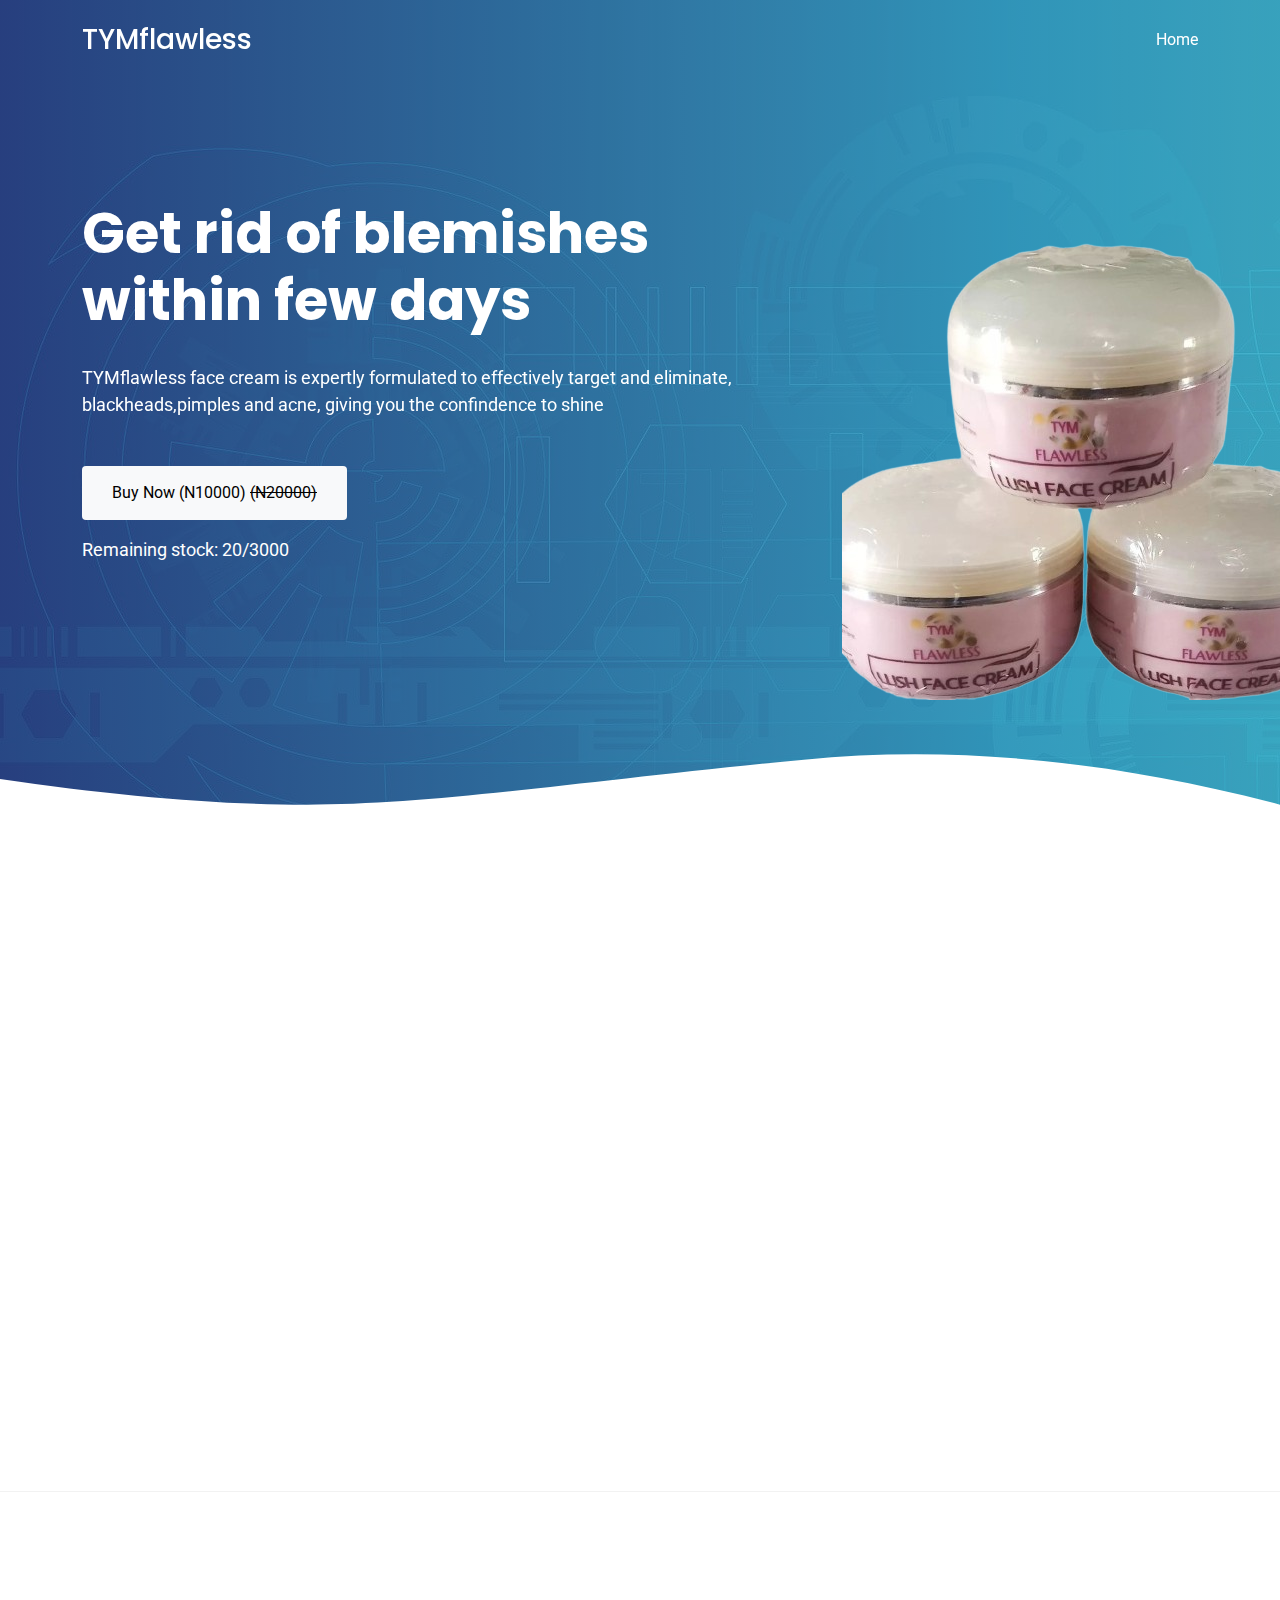
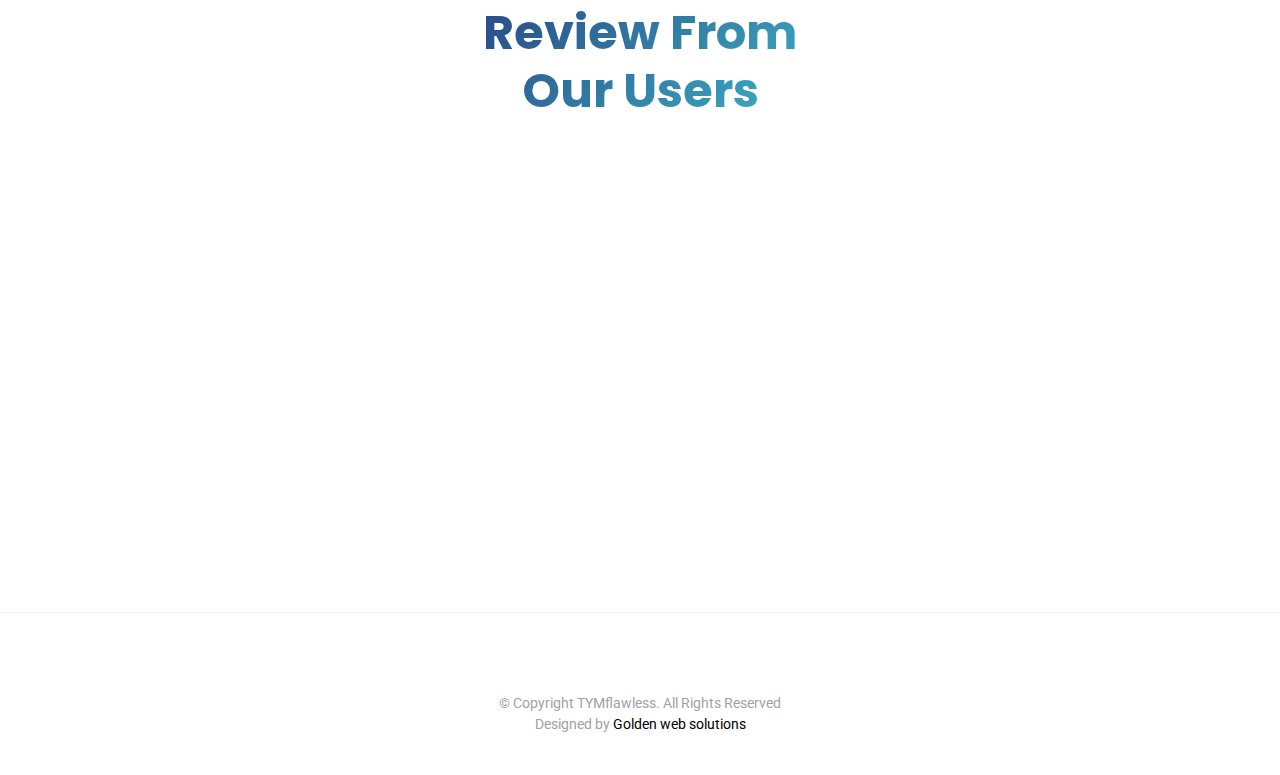
<file: index.html>
<!DOCTYPE html>
<html lang="en">

<head>
  <meta charset="utf-8">
  <meta content="width=device-width, initial-scale=1.0" name="viewport">

  <title>TYMflawless</title>
  <meta content="" name="description">
  <meta content="" name="keywords">

  <!-- Favicons -->
  <link href="assets/img/favicon.png" rel="icon">
  <link href="assets/img/apple-touch-icon.png" rel="apple-touch-icon">

  <!-- Google Fonts -->
  <link href="https://fonts.googleapis.com/css?family=Roboto:300,300i,400,400i,500,500i,600,600i,700,700i|Poppins:300,300i,400,400i,500,500i,600,600i,700,700i" rel="stylesheet">

  <!-- Vendor CSS Files -->
  <link href="assets/vendor/aos/aos.css" rel="stylesheet">
  <link href="assets/vendor/bootstrap/css/bootstrap.min.css" rel="stylesheet">
  <link href="assets/vendor/bootstrap-icons/bootstrap-icons.css" rel="stylesheet">
  <link href="assets/vendor/boxicons/css/boxicons.min.css" rel="stylesheet">
  <link href="assets/vendor/swiper/swiper-bundle.min.css" rel="stylesheet">

  <!-- Template Main CSS File -->
  <link href="assets/css/style.css" rel="stylesheet">


</head>

<body>

  <!-- ======= Header ======= -->
  <header id="header" class="fixed-top d-flex align-items-center">
    <div class="container d-flex justify-content-between align-items-center">

      <div class="logo">
        <h1><a href="index.html">TYMflawless</a></h1>
        <!-- Uncomment below if you prefer to use an image logo -->
        <!-- <a href="index.html"><img src="assets/img/logo.png" alt="" class="img-fluid"></a>-->
      </div>

      <nav id="navbar" class="navbar">
        <ul>
          <li><a class="active " href="index.html">Home</a></li>
         
         
        </ul>
        <i class="bi bi-list mobile-nav-toggle"></i>
      </nav><!-- .navbar -->

    </div>
  </header><!-- End Header -->

  <!-- ======= Hero Section ======= -->
  <section class="hero-section" id="hero">

    <div class="wave">

      <svg width="100%" height="355px" viewBox="0 0 1920 355" version="1.1" xmlns="http://www.w3.org/2000/svg" xmlns:xlink="http://www.w3.org/1999/xlink">
        <g id="Page-1" stroke="none" stroke-width="1" fill="none" fill-rule="evenodd">
          <g id="Apple-TV" transform="translate(0.000000, -402.000000)" fill="#FFFFFF">
            <path d="M0,439.134243 C175.04074,464.89273 327.944386,477.771974 458.710937,477.771974 C654.860765,477.771974 870.645295,442.632362 1205.9828,410.192501 C1429.54114,388.565926 1667.54687,411.092417 1920,477.771974 L1920,757 L1017.15166,757 L0,757 L0,439.134243 Z" id="Path"></path>
          </g>
        </g>
      </svg>

    </div>

    <div class="container">
      <div class="row align-items-center">
        <div class="col-12 hero-text-image">
          <div class="row">
            <div class="col-lg-8 text-center text-lg-start">
              <h1 data-aos="fade-right">Get rid of blemishes within few days  </h1>
              <p class="mb-5" data-aos="fade-right" data-aos-delay="100">TYMflawless face cream is expertly formulated to effectively target and eliminate, blackheads,pimples and acne, giving you the confindence to shine</p>
            
              <p data-aos="fade-right" data-aos-delay="200" data-aos-offset="-500"><a href="https://wa.me/1234567890?text=I%27m%20interested%20in%20purchasing%20the%20face%20cream" class="btn btn-light">Buy Now (N10000) <strike>(N20000)</strike></a> </p>
              <p>Remaining stock: 20/3000</p>
            </div>
            <div class="col-lg-4">
              <img src="assets/img/main.png" alt="Image" class="phone-2" data-aos="fade-right" data-aos-delay="200">
            </div>
          </div>
        </div>
      </div>
    </div>

  </section><!-- End Hero -->

  <main id="main">

    <!-- ======= Home Section ======= -->
    <section class="section">
      <div class="container">

        <div class="row justify-content-center text-center mb-5">
          <div class="col-md-5" data-aos="fade-up">
            <h2 class="section-heading">Product Highlights</h2>
          </div>
        </div>

        <div class="row">
          <div class="col-md-12" data-aos="fade-up" data-aos-delay="">
             <ul class="list">
              <li><i class="bi bi-check"></i>Quick results: Clears acne  and pimples wihin days </li>
               <li><i class="bi bi-check"></i>Organic Formula: Made with natural ingredients for effective solution </li>
               <li><i class="bi bi-check"></i>Suitable for all skin types: Gentle and effective for everyone </li>
               <li><i class="bi bi-check"></i>Hydrating Ingredients: Nourishes the skin while treating blemishes </li>
             </ul>
            <!-- <div class="feature-1 text-center">
              <div class="wrap-icon icon-1">
                <i class="bi bi-people"></i>
              </div>
              <h3 class="mb-3">Explore Your Team</h3>
              <p>Lorem ipsum dolor sit amet, consectetur adipisicing elit. Rem, optio.</p>
            </div> -->
          </div>
         
        </div>

      </div>
    </section>

  





    <!-- ======= Testimonials Section ======= -->
    <section class="section border-top border-bottom">
      <div class="container">
        <div class="row justify-content-center text-center mb-5">
          <div class="col-md-4">
            <h2 class="section-heading">Review From Our Users</h2>
          </div>
        </div>
        <div class="row justify-content-center text-center">
          <div class="col-md-7">

            <div class="testimonials-slider swiper" data-aos="fade-up" data-aos-delay="100">
              <div class="swiper-wrapper">

                <div class="swiper-slide">
                  <div class="review text-center">
                    <p class="stars">
                      <span class="bi bi-star-fill"></span>
                      <span class="bi bi-star-fill"></span>
                      <span class="bi bi-star-fill"></span>
                      <span class="bi bi-star-fill"></span>
                      <span class="bi bi-star-fill muted"></span>
                    </p>
                    <h3> my skin has transformed remarkably</h3>
                    <blockquote>
                      <p>Since I started using this face cream, my skin has transformed remarkably !  </p>
                    </blockquote>

                    <p class="review-user">
                      <img src="assets/img/zainab.jfif" alt="Image" class="img-fluid rounded-circle mb-3" style="border-radius: 50%;">
                      <span class="d-block">
                        <span class="text-black">Zainab Danbaba</span> &mdash; 
                      </span>
                    </p>

                  </div>
                </div><!-- End testimonial item -->

                <div class="swiper-slide">
                  <div class="review text-center">
                    <p class="stars">
                      <span class="bi bi-star-fill"></span>
                      <span class="bi bi-star-fill"></span>
                      <span class="bi bi-star-fill"></span>
                      <span class="bi bi-star-fill"></span>
                      <span class="bi bi-star-fill muted"></span>
                    </p>
                    <h3> Best product I've ever bought</h3>
                    <blockquote>
                      <p>I love it !! I love it !! Best product I've ever bought </p>
                    </blockquote>

                    <p class="review-user">
                      <img src="assets/img/sandra-idoko.jfif" alt="Image" class="img-fluid rounded-circle mb-3">
                      <span class="d-block">
                        <span class="text-black">Chinenye Maduabuchi</span>, &mdash; 
                      </span>
                    </p>

                  </div>
                </div><!-- End testimonial item -->

                <div class="swiper-slide">
                  <div class="review text-center">
                    <p class="stars">
                      <span class="bi bi-star-fill"></span>
                      <span class="bi bi-star-fill"></span>
                      <span class="bi bi-star-fill"></span>
                      <span class="bi bi-star-fill"></span>
                      <span class="bi bi-star-fill muted"></span>
                    </p>
                    <h3>The product is Amazing</h3>
                    <blockquote>
                      <p>The product is Amazing. !!  My skin is now glowing </p>
                    </blockquote>

                    <p class="review-user">
                      <img src="assets/img/chinyenye.jfif" alt="Image" class="img-fluid rounded-circle mb-3">
                      <span class="d-block">
                        <span class="text-black">Eniola Owolabi</span>, &mdash; 
                      </span>
                    </p>

                  </div>
                </div><!-- End testimonial item -->

              </div>
              <div class="swiper-pagination"></div>
            </div>
          </div>
        </div>
      </div>
    </section><!-- End Testimonials Section -->

    <!-- ======= CTA Section ======= -->
 <!-- End CTA Section -->

  </main><!-- End #main -->

  <!-- ======= Footer ======= -->
  <footer class="footer" role="contentinfo">
    <div class="container">
      <div class="row">
        <!-- <div class="col-md-4 mb-4 mb-md-0 text-center">
          <h3>About SoftLand</h3>
          <p>Lorem ipsum dolor sit amet, consectetur adipisicing elit. Eius ea delectus pariatur, numquam aperiam
            dolore nam optio dolorem facilis itaque voluptatum recusandae deleniti minus animi.</p>
          <p class="social">
            <a href="#"><span class="bi bi-twitter"></span></a>
            <a href="#"><span class="bi bi-facebook"></span></a>
            <a href="#"><span class="bi bi-instagram"></span></a>
            <a href="#"><span class="bi bi-linkedin"></span></a>
          </p>
        </div> -->
          </div>
        </div>
      </div>

      <div class="row justify-content-center text-center">
        <div class="col-md-7">
          <p class="copyright">&copy; Copyright TYMflawless. All Rights Reserved</p>
          <div class="credits">
          
            Designed by <a href="https://bootstrapmade.com/">Golden web solutions</a>
          </div>
        </div>
      </div>

    </div>
  </footer>

  <a href="#" class="back-to-top d-flex align-items-center justify-content-center"><i class="bi bi-arrow-up-short"></i></a>

  <!-- Vendor JS Files -->
  <script src="assets/vendor/aos/aos.js"></script>
  <script src="assets/vendor/bootstrap/js/bootstrap.bundle.min.js"></script>
  <script src="assets/vendor/swiper/swiper-bundle.min.js"></script>
  <script src="assets/vendor/php-email-form/validate.js"></script>

  <!-- Template Main JS File -->
  <script src="assets/js/main.js"></script>

</body>

</html>
</file>
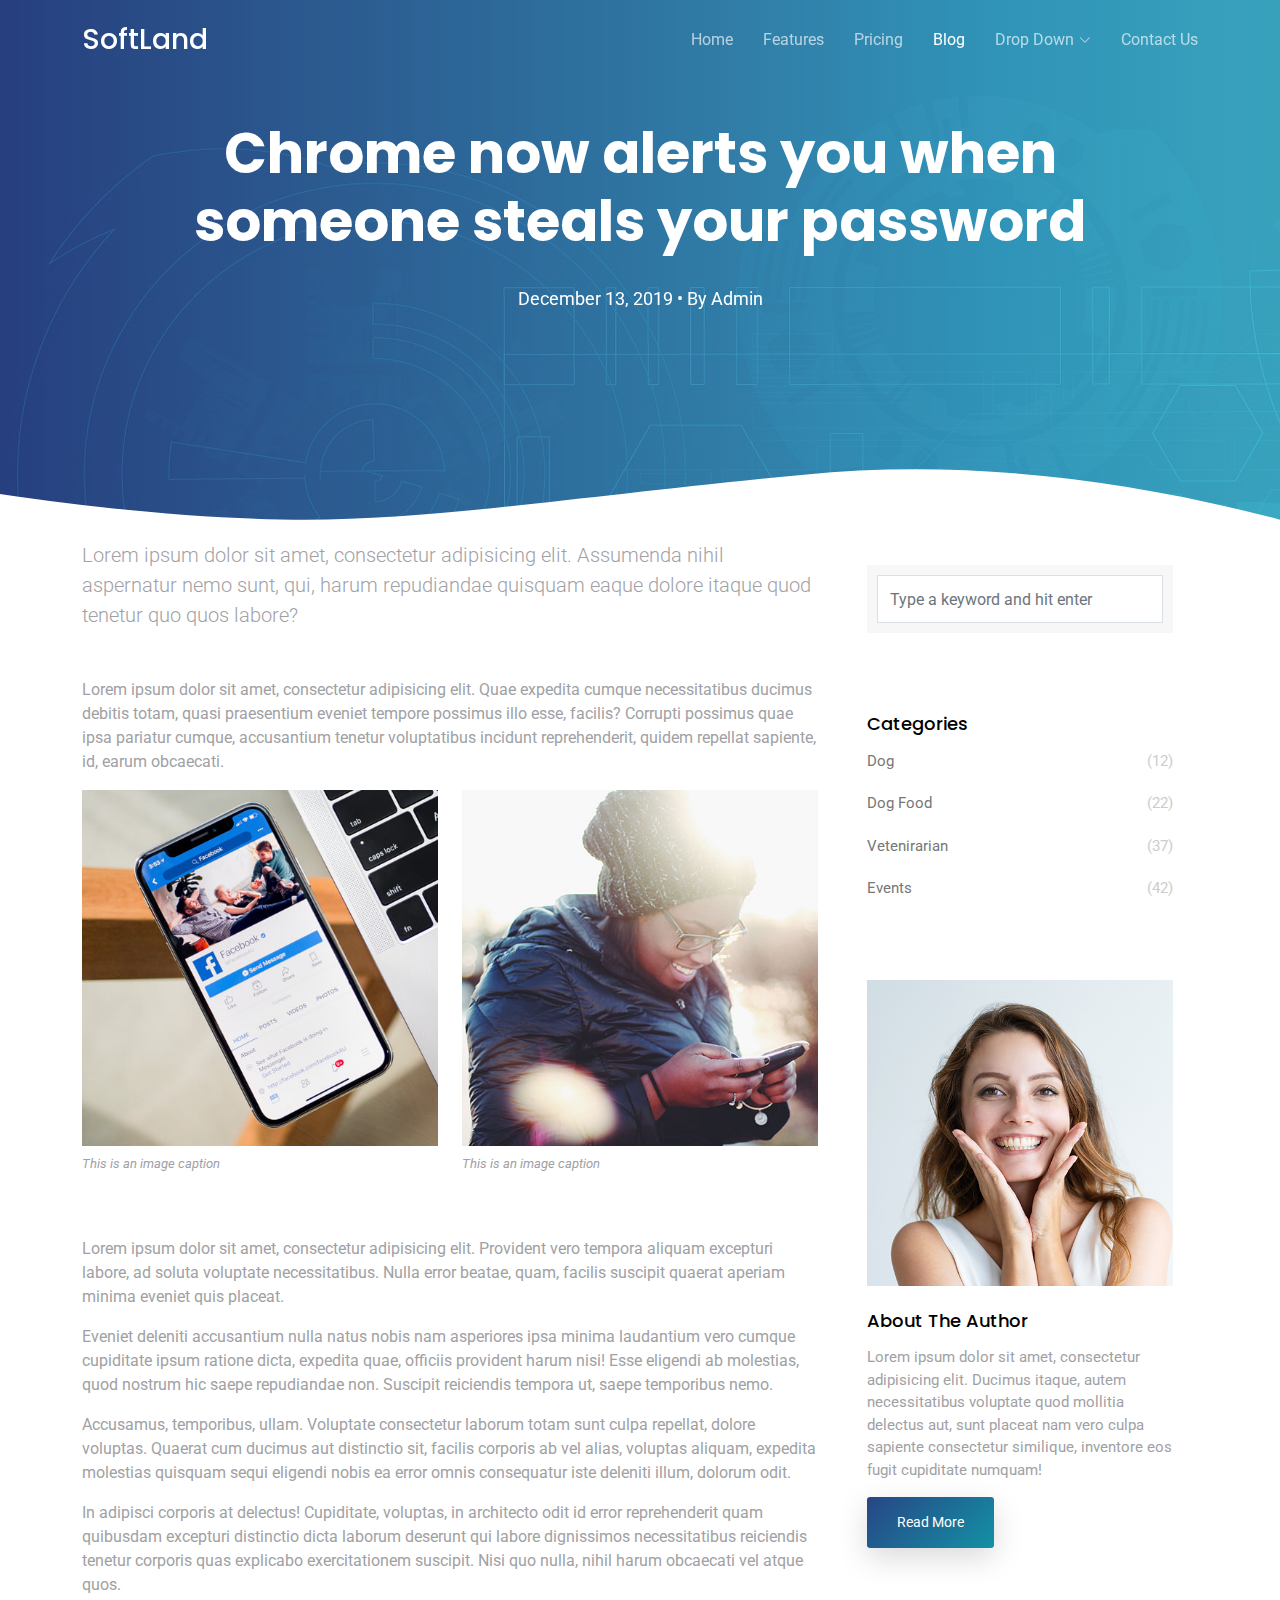
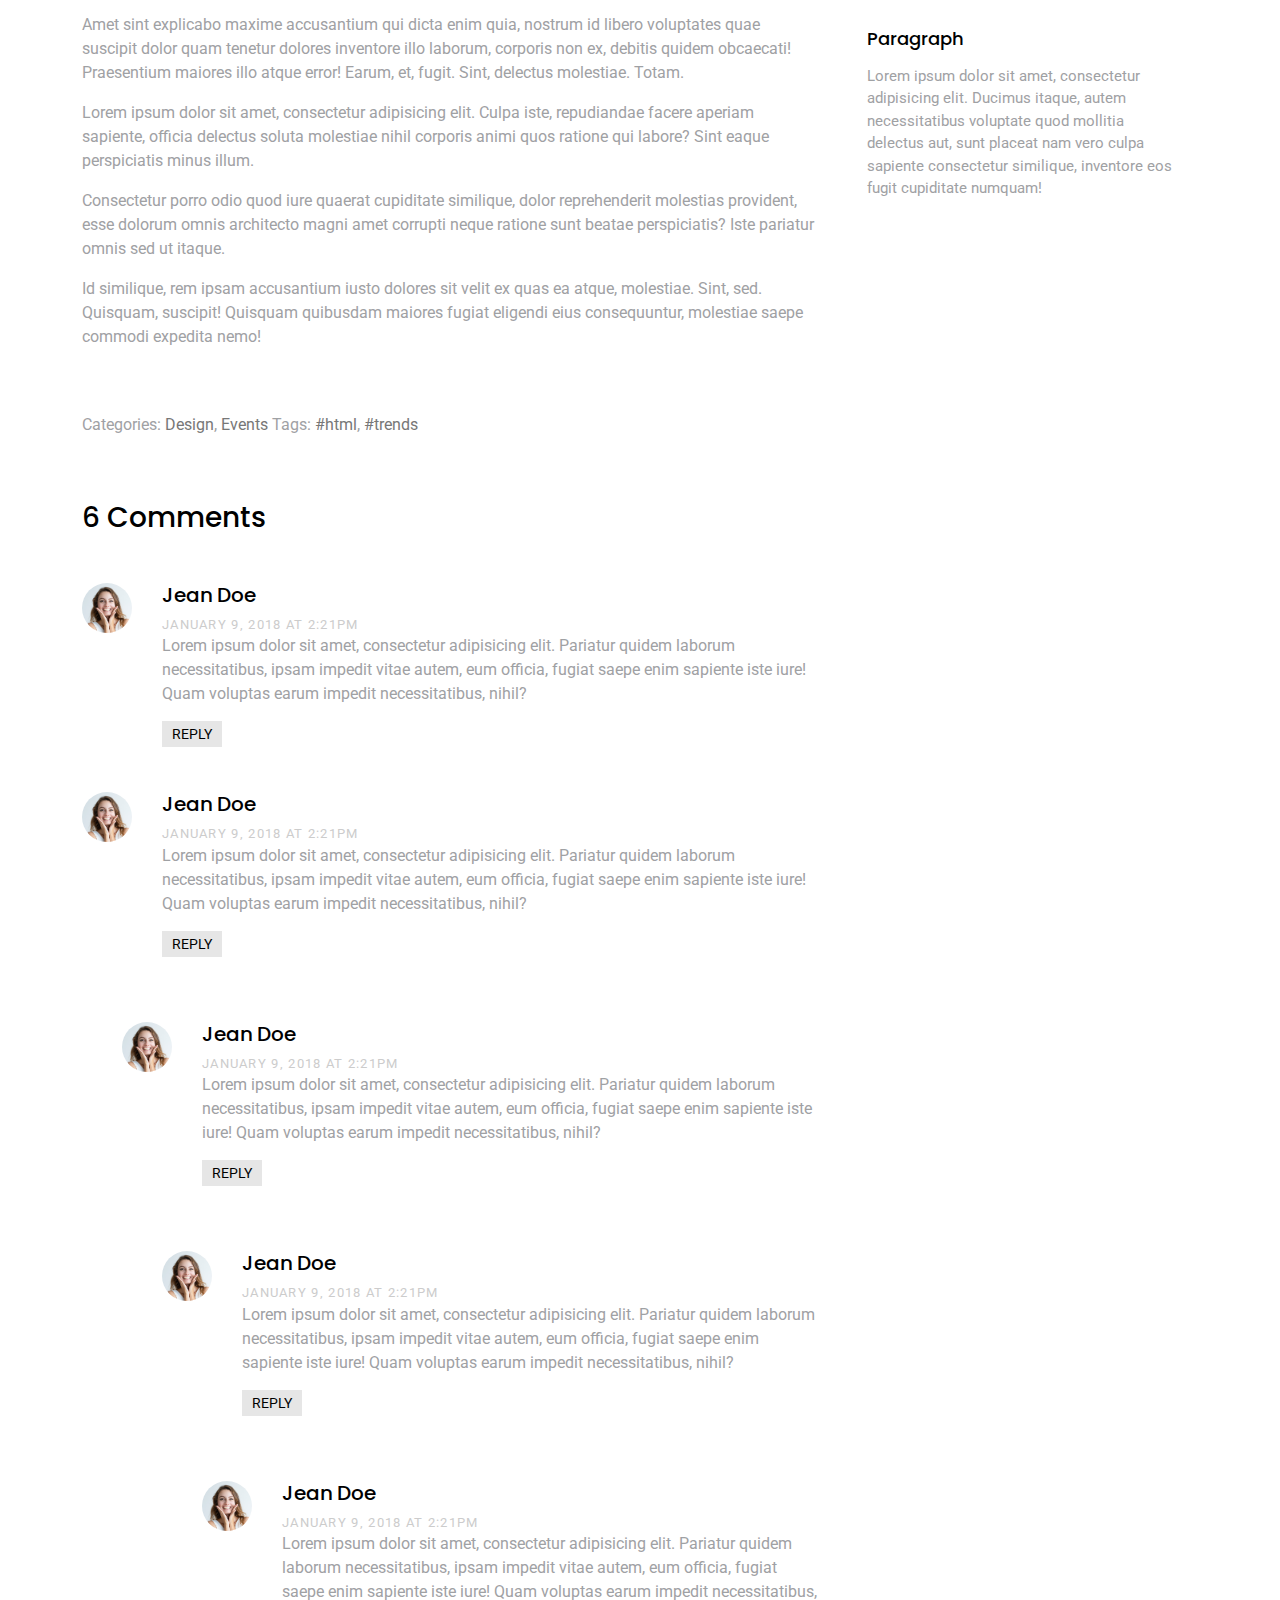
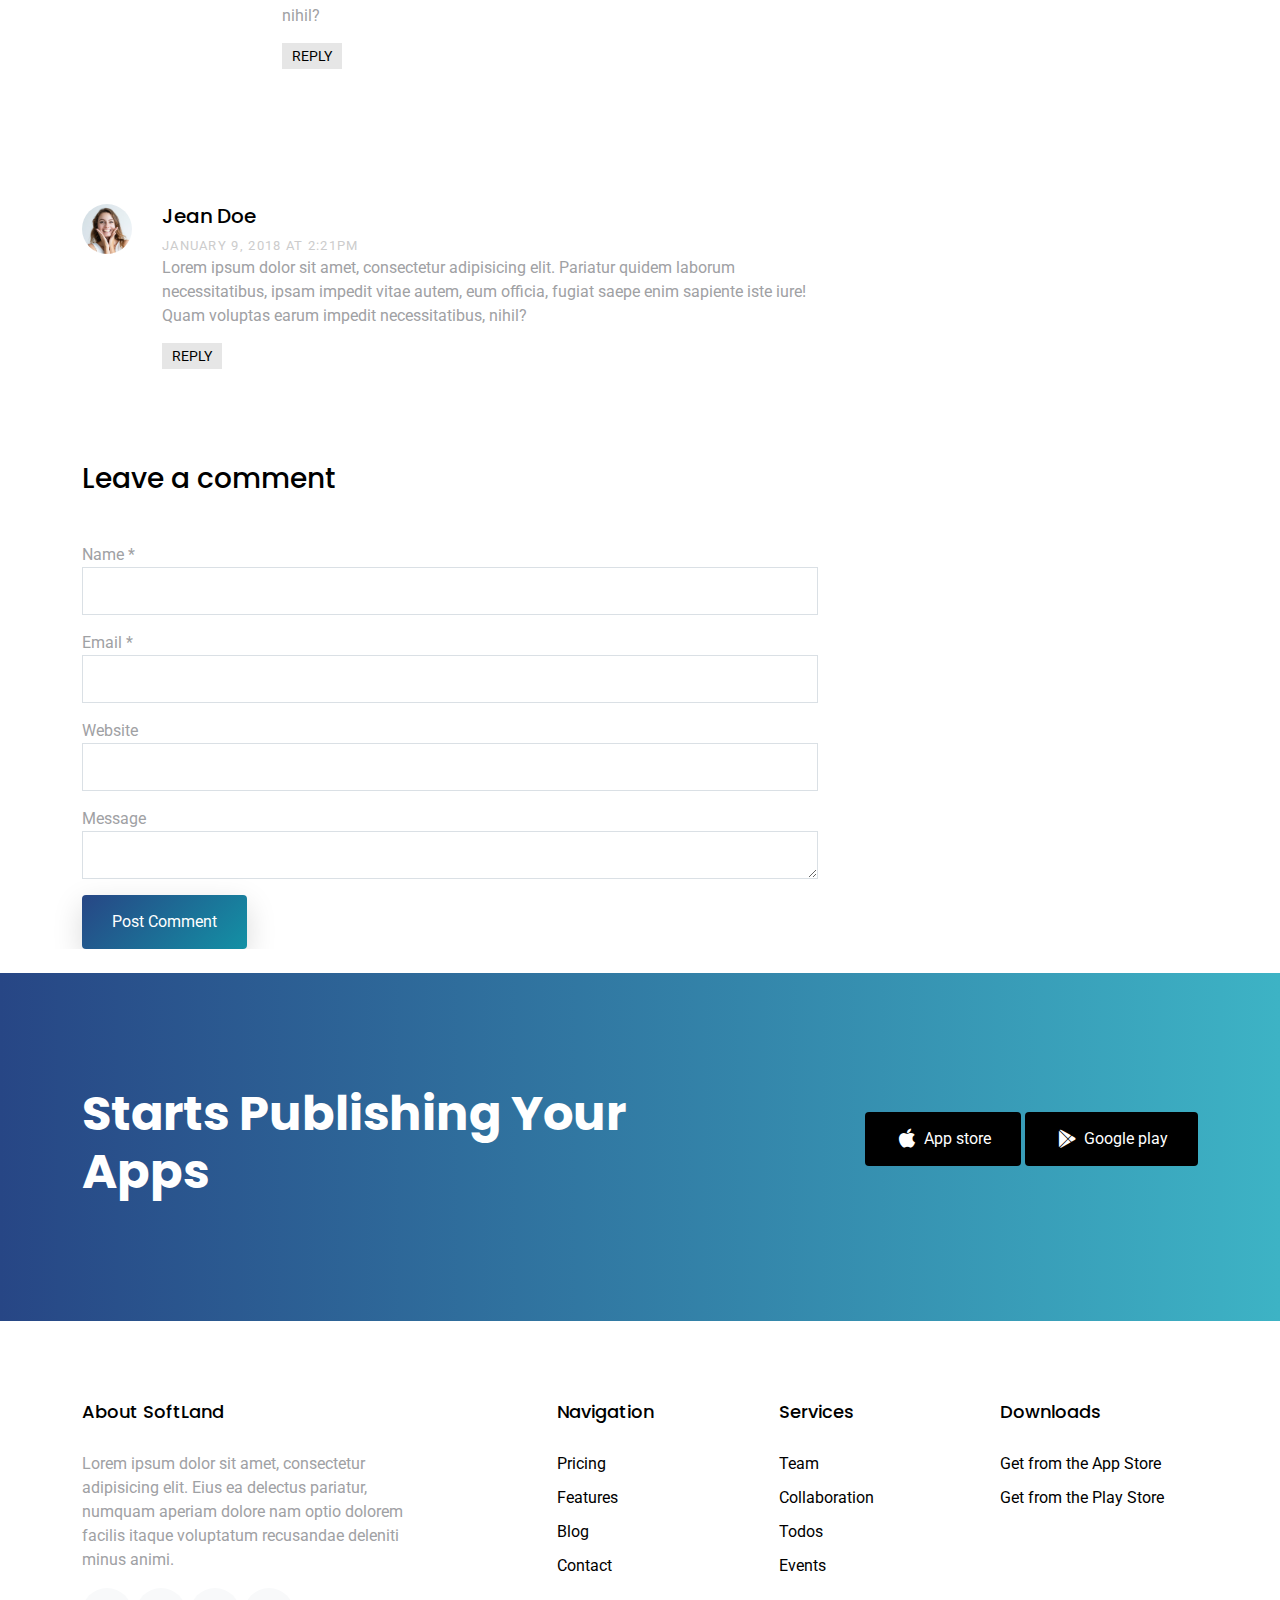
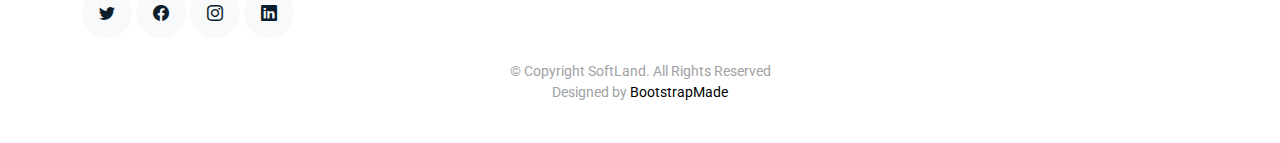
<file: blog-single.html>
<!DOCTYPE html>
<html lang="en">

<head>
  <meta charset="utf-8">
  <meta content="width=device-width, initial-scale=1.0" name="viewport">

  <title>Blog Single - SoftLand Bootstrap Template</title>
  <meta content="" name="description">
  <meta content="" name="keywords">

  <!-- Favicons -->
  <link href="assets/img/favicon.png" rel="icon">
  <link href="assets/img/apple-touch-icon.png" rel="apple-touch-icon">

  <!-- Google Fonts -->
  <link href="https://fonts.googleapis.com/css?family=Roboto:300,300i,400,400i,500,500i,600,600i,700,700i|Poppins:300,300i,400,400i,500,500i,600,600i,700,700i" rel="stylesheet">

  <!-- Vendor CSS Files -->
  <link href="assets/vendor/aos/aos.css" rel="stylesheet">
  <link href="assets/vendor/bootstrap/css/bootstrap.min.css" rel="stylesheet">
  <link href="assets/vendor/bootstrap-icons/bootstrap-icons.css" rel="stylesheet">
  <link href="assets/vendor/boxicons/css/boxicons.min.css" rel="stylesheet">
  <link href="assets/vendor/swiper/swiper-bundle.min.css" rel="stylesheet">

  <!-- Template Main CSS File -->
  <link href="assets/css/style.css" rel="stylesheet">

  <!-- =======================================================
  * Template Name: SoftLand - v4.7.0
  * Template URL: https://bootstrapmade.com/softland-bootstrap-app-landing-page-template/
  * Author: BootstrapMade.com
  * License: https://bootstrapmade.com/license/
  ======================================================== -->
</head>

<body>

  <!-- ======= Header ======= -->
  <header id="header" class="fixed-top d-flex align-items-center">
    <div class="container d-flex justify-content-between align-items-center">

      <div class="logo">
        <h1><a href="index.html">SoftLand</a></h1>
        <!-- Uncomment below if you prefer to use an image logo -->
        <!-- <a href="index.html"><img src="assets/img/logo.png" alt="" class="img-fluid"></a>-->
      </div>

      <nav id="navbar" class="navbar">
        <ul>
          <li><a class="" href="index.html">Home</a></li>
          <li><a href="features.html">Features</a></li>
          <li><a href="pricing.html">Pricing</a></li>
          <li><a class="active" href="blog.html">Blog</a></li>
          <li class="dropdown"><a href="#"><span>Drop Down</span> <i class="bi bi-chevron-down"></i></a>
            <ul>
              <li><a href="#">Drop Down 1</a></li>
              <li class="dropdown"><a href="#"><span>Deep Drop Down</span> <i class="bi bi-chevron-right"></i></a>
                <ul>
                  <li><a href="#">Deep Drop Down 1</a></li>
                  <li><a href="#">Deep Drop Down 2</a></li>
                  <li><a href="#">Deep Drop Down 3</a></li>
                  <li><a href="#">Deep Drop Down 4</a></li>
                  <li><a href="#">Deep Drop Down 5</a></li>
                </ul>
              </li>
              <li><a href="#">Drop Down 2</a></li>
              <li><a href="#">Drop Down 3</a></li>
              <li><a href="#">Drop Down 4</a></li>
            </ul>
          </li>
          <li><a href="contact.html">Contact Us</a></li>
        </ul>
        <i class="bi bi-list mobile-nav-toggle"></i>
      </nav><!-- .navbar -->

    </div>
  </header><!-- End Header -->

  <main id="main">

    <!-- ======= Single Blog Section ======= -->
    <section class="hero-section inner-page">
      <div class="wave">

        <svg width="1920px" height="265px" viewBox="0 0 1920 265" version="1.1" xmlns="http://www.w3.org/2000/svg" xmlns:xlink="http://www.w3.org/1999/xlink">
          <g id="Page-1" stroke="none" stroke-width="1" fill="none" fill-rule="evenodd">
            <g id="Apple-TV" transform="translate(0.000000, -402.000000)" fill="#FFFFFF">
              <path d="M0,439.134243 C175.04074,464.89273 327.944386,477.771974 458.710937,477.771974 C654.860765,477.771974 870.645295,442.632362 1205.9828,410.192501 C1429.54114,388.565926 1667.54687,411.092417 1920,477.771974 L1920,667 L1017.15166,667 L0,667 L0,439.134243 Z" id="Path"></path>
            </g>
          </g>
        </svg>

      </div>

      <div class="container">
        <div class="row align-items-center">
          <div class="col-12">
            <div class="row justify-content-center">
              <div class="col-md-10 text-center hero-text">
                <h1 data-aos="fade-up" data-aos-delay="">Chrome now alerts you when someone steals your password</h1>
                <p class="mb-5" data-aos="fade-up" data-aos-delay="100">December 13, 2019 &bullet; By <a href="#" class="text-white">Admin</a></p>
              </div>
            </div>
          </div>
        </div>
      </div>

    </section>

    <section class="site-section mb-4">
      <div class="container">
        <div class="row">
          <div class="col-md-8 blog-content">

            <p class="lead mb-5">Lorem ipsum dolor sit amet, consectetur adipisicing elit. Assumenda nihil aspernatur nemo sunt, qui, harum repudiandae quisquam eaque dolore itaque quod tenetur quo quos labore?</p>
            <p>Lorem ipsum dolor sit amet, consectetur adipisicing elit. Quae expedita cumque necessitatibus ducimus debitis totam, quasi praesentium eveniet tempore possimus illo esse, facilis? Corrupti possimus quae ipsa pariatur cumque, accusantium tenetur voluptatibus incidunt reprehenderit, quidem repellat sapiente, id, earum obcaecati.</p>

            <div class="row mb-5">
              <div class="col-md-6">
                <figure><img src="assets/img/img_1.jpg" alt="Free Website Template by Free-Template.co" class="img-fluid">
                  <figcaption>This is an image caption</figcaption>
                </figure>
              </div>
              <div class="col-md-6">
                <figure><img src="assets/img/img_2.jpg" alt="Free Website Template by Free-Template.co" class="img-fluid">
                  <figcaption>This is an image caption</figcaption>
                </figure>
              </div>
            </div>

            <blockquote>
              <p>Lorem ipsum dolor sit amet, consectetur adipisicing elit. Provident vero tempora aliquam excepturi labore, ad soluta voluptate necessitatibus. Nulla error beatae, quam, facilis suscipit quaerat aperiam minima eveniet quis placeat.</p>
            </blockquote>

            <p>Eveniet deleniti accusantium nulla natus nobis nam asperiores ipsa minima laudantium vero cumque cupiditate ipsum ratione dicta, expedita quae, officiis provident harum nisi! Esse eligendi ab molestias, quod nostrum hic saepe repudiandae non. Suscipit reiciendis tempora ut, saepe temporibus nemo.</p>
            <p>Accusamus, temporibus, ullam. Voluptate consectetur laborum totam sunt culpa repellat, dolore voluptas. Quaerat cum ducimus aut distinctio sit, facilis corporis ab vel alias, voluptas aliquam, expedita molestias quisquam sequi eligendi nobis ea error omnis consequatur iste deleniti illum, dolorum odit.</p>
            <p>In adipisci corporis at delectus! Cupiditate, voluptas, in architecto odit id error reprehenderit quam quibusdam excepturi distinctio dicta laborum deserunt qui labore dignissimos necessitatibus reiciendis tenetur corporis quas explicabo exercitationem suscipit. Nisi quo nulla, nihil harum obcaecati vel atque quos.</p>
            <p>Amet sint explicabo maxime accusantium qui dicta enim quia, nostrum id libero voluptates quae suscipit dolor quam tenetur dolores inventore illo laborum, corporis non ex, debitis quidem obcaecati! Praesentium maiores illo atque error! Earum, et, fugit. Sint, delectus molestiae. Totam.</p>

            <p>Lorem ipsum dolor sit amet, consectetur adipisicing elit. Culpa iste, repudiandae facere aperiam sapiente, officia delectus soluta molestiae nihil corporis animi quos ratione qui labore? Sint eaque perspiciatis minus illum.</p>
            <p>Consectetur porro odio quod iure quaerat cupiditate similique, dolor reprehenderit molestias provident, esse dolorum omnis architecto magni amet corrupti neque ratione sunt beatae perspiciatis? Iste pariatur omnis sed ut itaque.</p>
            <p>Id similique, rem ipsam accusantium iusto dolores sit velit ex quas ea atque, molestiae. Sint, sed. Quisquam, suscipit! Quisquam quibusdam maiores fugiat eligendi eius consequuntur, molestiae saepe commodi expedita nemo!</p>
            <div class="pt-5">
              <p>Categories: <a href="#">Design</a>, <a href="#">Events</a> Tags: <a href="#">#html</a>, <a href="#">#trends</a></p>
            </div>

            <div class="pt-5">
              <h3 class="mb-5">6 Comments</h3>
              <ul class="comment-list">
                <li class="comment">
                  <div class="vcard bio">
                    <img src="assets/img/person_1.jpg" alt="Free Website Template by Free-Template.co">
                  </div>
                  <div class="comment-body">
                    <h3>Jean Doe</h3>
                    <div class="meta">January 9, 2018 at 2:21pm</div>
                    <p>Lorem ipsum dolor sit amet, consectetur adipisicing elit. Pariatur quidem laborum necessitatibus, ipsam impedit vitae autem, eum officia, fugiat saepe enim sapiente iste iure! Quam voluptas earum impedit necessitatibus, nihil?</p>
                    <p><a href="#" class="reply">Reply</a></p>
                  </div>
                </li>

                <li class="comment">
                  <div class="vcard bio">
                    <img src="assets/img/person_1.jpg" alt="Image placeholder">
                  </div>
                  <div class="comment-body">
                    <h3>Jean Doe</h3>
                    <div class="meta">January 9, 2018 at 2:21pm</div>
                    <p>Lorem ipsum dolor sit amet, consectetur adipisicing elit. Pariatur quidem laborum necessitatibus, ipsam impedit vitae autem, eum officia, fugiat saepe enim sapiente iste iure! Quam voluptas earum impedit necessitatibus, nihil?</p>
                    <p><a href="#" class="reply">Reply</a></p>
                  </div>

                  <ul class="children">
                    <li class="comment">
                      <div class="vcard bio">
                        <img src="assets/img/person_1.jpg" alt="Image placeholder">
                      </div>
                      <div class="comment-body">
                        <h3>Jean Doe</h3>
                        <div class="meta">January 9, 2018 at 2:21pm</div>
                        <p>Lorem ipsum dolor sit amet, consectetur adipisicing elit. Pariatur quidem laborum necessitatibus, ipsam impedit vitae autem, eum officia, fugiat saepe enim sapiente iste iure! Quam voluptas earum impedit necessitatibus, nihil?</p>
                        <p><a href="#" class="reply">Reply</a></p>
                      </div>

                      <ul class="children">
                        <li class="comment">
                          <div class="vcard bio">
                            <img src="assets/img/person_1.jpg" alt="Image placeholder">
                          </div>
                          <div class="comment-body">
                            <h3>Jean Doe</h3>
                            <div class="meta">January 9, 2018 at 2:21pm</div>
                            <p>Lorem ipsum dolor sit amet, consectetur adipisicing elit. Pariatur quidem laborum necessitatibus, ipsam impedit vitae autem, eum officia, fugiat saepe enim sapiente iste iure! Quam voluptas earum impedit necessitatibus, nihil?</p>
                            <p><a href="#" class="reply">Reply</a></p>
                          </div>

                          <ul class="children">
                            <li class="comment">
                              <div class="vcard bio">
                                <img src="assets/img/person_1.jpg" alt="Image placeholder">
                              </div>
                              <div class="comment-body">
                                <h3>Jean Doe</h3>
                                <div class="meta">January 9, 2018 at 2:21pm</div>
                                <p>Lorem ipsum dolor sit amet, consectetur adipisicing elit. Pariatur quidem laborum necessitatibus, ipsam impedit vitae autem, eum officia, fugiat saepe enim sapiente iste iure! Quam voluptas earum impedit necessitatibus, nihil?</p>
                                <p><a href="#" class="reply">Reply</a></p>
                              </div>
                            </li>
                          </ul>
                        </li>
                      </ul>
                    </li>
                  </ul>
                </li>

                <li class="comment">
                  <div class="vcard bio">
                    <img src="assets/img/person_1.jpg" alt="Image placeholder">
                  </div>
                  <div class="comment-body">
                    <h3>Jean Doe</h3>
                    <div class="meta">January 9, 2018 at 2:21pm</div>
                    <p>Lorem ipsum dolor sit amet, consectetur adipisicing elit. Pariatur quidem laborum necessitatibus, ipsam impedit vitae autem, eum officia, fugiat saepe enim sapiente iste iure! Quam voluptas earum impedit necessitatibus, nihil?</p>
                    <p><a href="#" class="reply">Reply</a></p>
                  </div>
                </li>
              </ul>
              <!-- END comment-list -->

              <div class="comment-form-wrap pt-5">
                <h3 class="mb-5">Leave a comment</h3>
                <form action="#" class="">
                  <div class="form-group">
                    <label for="name">Name *</label>
                    <input type="text" class="form-control" id="name">
                  </div>
                  <div class="form-group mt-3">
                    <label for="email">Email *</label>
                    <input type="email" class="form-control" id="email">
                  </div>
                  <div class="form-group mt-3">
                    <label for="website">Website</label>
                    <input type="url" class="form-control" id="website">
                  </div>

                  <div class="form-group mt-3">
                    <label for="message">Message</label>
                    <textarea name="" id="message" cols="30" rows="10" class="form-control"></textarea>
                  </div>
                  <div class="form-group mt-3">
                    <input type="submit" value="Post Comment" class="btn btn-primary">
                  </div>

                </form>
              </div>
            </div>

          </div>
          <div class="col-md-4 sidebar">
            <div class="sidebar-box">
              <form action="#" class="search-form">
                <div class="form-group">
                  <span class="icon fa fa-search"></span>
                  <input type="text" class="form-control" placeholder="Type a keyword and hit enter">
                </div>
              </form>
            </div>
            <div class="sidebar-box">
              <div class="categories">
                <h3>Categories</h3>
                <li><a href="#">Dog <span>(12)</span></a></li>
                <li><a href="#">Dog Food <span>(22)</span></a></li>
                <li><a href="#">Vetenirarian <span>(37)</span></a></li>
                <li><a href="#">Events<span>(42)</span></a></li>
              </div>
            </div>
            <div class="sidebar-box">
              <img src="assets/img/person_1.jpg" alt="Image placeholder" class="img-fluid mb-4">
              <h3>About The Author</h3>
              <p>Lorem ipsum dolor sit amet, consectetur adipisicing elit. Ducimus itaque, autem necessitatibus voluptate quod mollitia delectus aut, sunt placeat nam vero culpa sapiente consectetur similique, inventore eos fugit cupiditate numquam!</p>
              <p><a href="#" class="btn btn-primary btn-sm">Read More</a></p>
            </div>

            <div class="sidebar-box">
              <h3>Paragraph</h3>
              <p>Lorem ipsum dolor sit amet, consectetur adipisicing elit. Ducimus itaque, autem necessitatibus voluptate quod mollitia delectus aut, sunt placeat nam vero culpa sapiente consectetur similique, inventore eos fugit cupiditate numquam!</p>
            </div>
          </div>
        </div>
      </div>
    </section>

    <!-- ======= CTA Section ======= -->
    <section class="section cta-section">
      <div class="container">
        <div class="row align-items-center">
          <div class="col-md-6 me-auto text-center text-md-start mb-5 mb-md-0">
            <h2>Starts Publishing Your Apps</h2>
          </div>
          <div class="col-md-5 text-center text-md-end">
            <p><a href="#" class="btn d-inline-flex align-items-center"><i class="bx bxl-apple"></i><span>App store</span></a> <a href="#" class="btn d-inline-flex align-items-center"><i class="bx bxl-play-store"></i><span>Google play</span></a></p>
          </div>
        </div>
      </div>
    </section><!-- End CTA Section -->

  </main><!-- End #main -->

  <!-- ======= Footer ======= -->
  <footer class="footer" role="contentinfo">
    <div class="container">
      <div class="row">
        <div class="col-md-4 mb-4 mb-md-0">
          <h3>About SoftLand</h3>
          <p>Lorem ipsum dolor sit amet, consectetur adipisicing elit. Eius ea delectus pariatur, numquam aperiam
            dolore nam optio dolorem facilis itaque voluptatum recusandae deleniti minus animi.</p>
          <p class="social">
            <a href="#"><span class="bi bi-twitter"></span></a>
            <a href="#"><span class="bi bi-facebook"></span></a>
            <a href="#"><span class="bi bi-instagram"></span></a>
            <a href="#"><span class="bi bi-linkedin"></span></a>
          </p>
        </div>
        <div class="col-md-7 ms-auto">
          <div class="row site-section pt-0">
            <div class="col-md-4 mb-4 mb-md-0">
              <h3>Navigation</h3>
              <ul class="list-unstyled">
                <li><a href="#">Pricing</a></li>
                <li><a href="#">Features</a></li>
                <li><a href="#">Blog</a></li>
                <li><a href="#">Contact</a></li>
              </ul>
            </div>
            <div class="col-md-4 mb-4 mb-md-0">
              <h3>Services</h3>
              <ul class="list-unstyled">
                <li><a href="#">Team</a></li>
                <li><a href="#">Collaboration</a></li>
                <li><a href="#">Todos</a></li>
                <li><a href="#">Events</a></li>
              </ul>
            </div>
            <div class="col-md-4 mb-4 mb-md-0">
              <h3>Downloads</h3>
              <ul class="list-unstyled">
                <li><a href="#">Get from the App Store</a></li>
                <li><a href="#">Get from the Play Store</a></li>
              </ul>
            </div>
          </div>
        </div>
      </div>

      <div class="row justify-content-center text-center">
        <div class="col-md-7">
          <p class="copyright">&copy; Copyright SoftLand. All Rights Reserved</p>
          <div class="credits">
            <!--
            All the links in the footer should remain intact.
            You can delete the links only if you purchased the pro version.
            Licensing information: https://bootstrapmade.com/license/
            Purchase the pro version with working PHP/AJAX contact form: https://bootstrapmade.com/buy/?theme=SoftLand
          -->
            Designed by <a href="https://bootstrapmade.com/">BootstrapMade</a>
          </div>
        </div>
      </div>

    </div>
  </footer>

  <a href="#" class="back-to-top d-flex align-items-center justify-content-center"><i class="bi bi-arrow-up-short"></i></a>

  <!-- Vendor JS Files -->
  <script src="assets/vendor/aos/aos.js"></script>
  <script src="assets/vendor/bootstrap/js/bootstrap.bundle.min.js"></script>
  <script src="assets/vendor/swiper/swiper-bundle.min.js"></script>
  <script src="assets/vendor/php-email-form/validate.js"></script>

  <!-- Template Main JS File -->
  <script src="assets/js/main.js"></script>

</body>

</html>
</file>
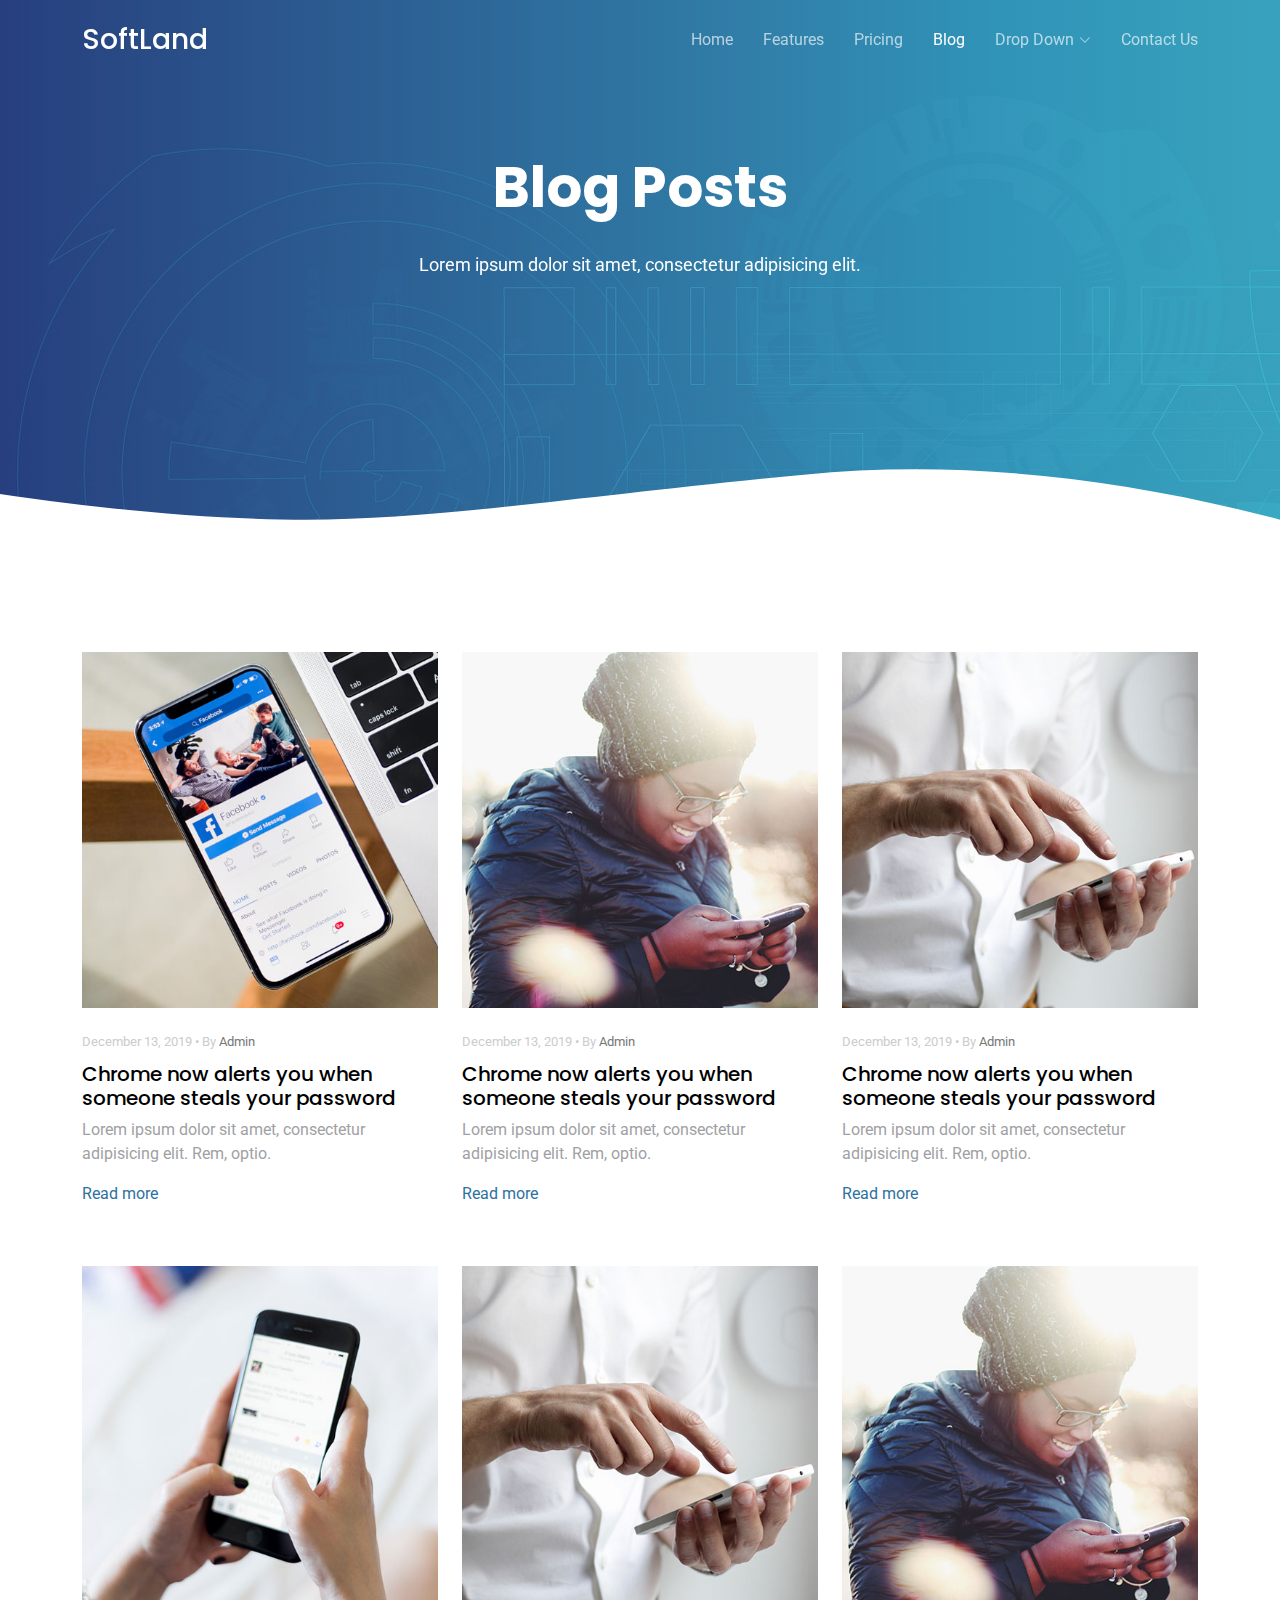
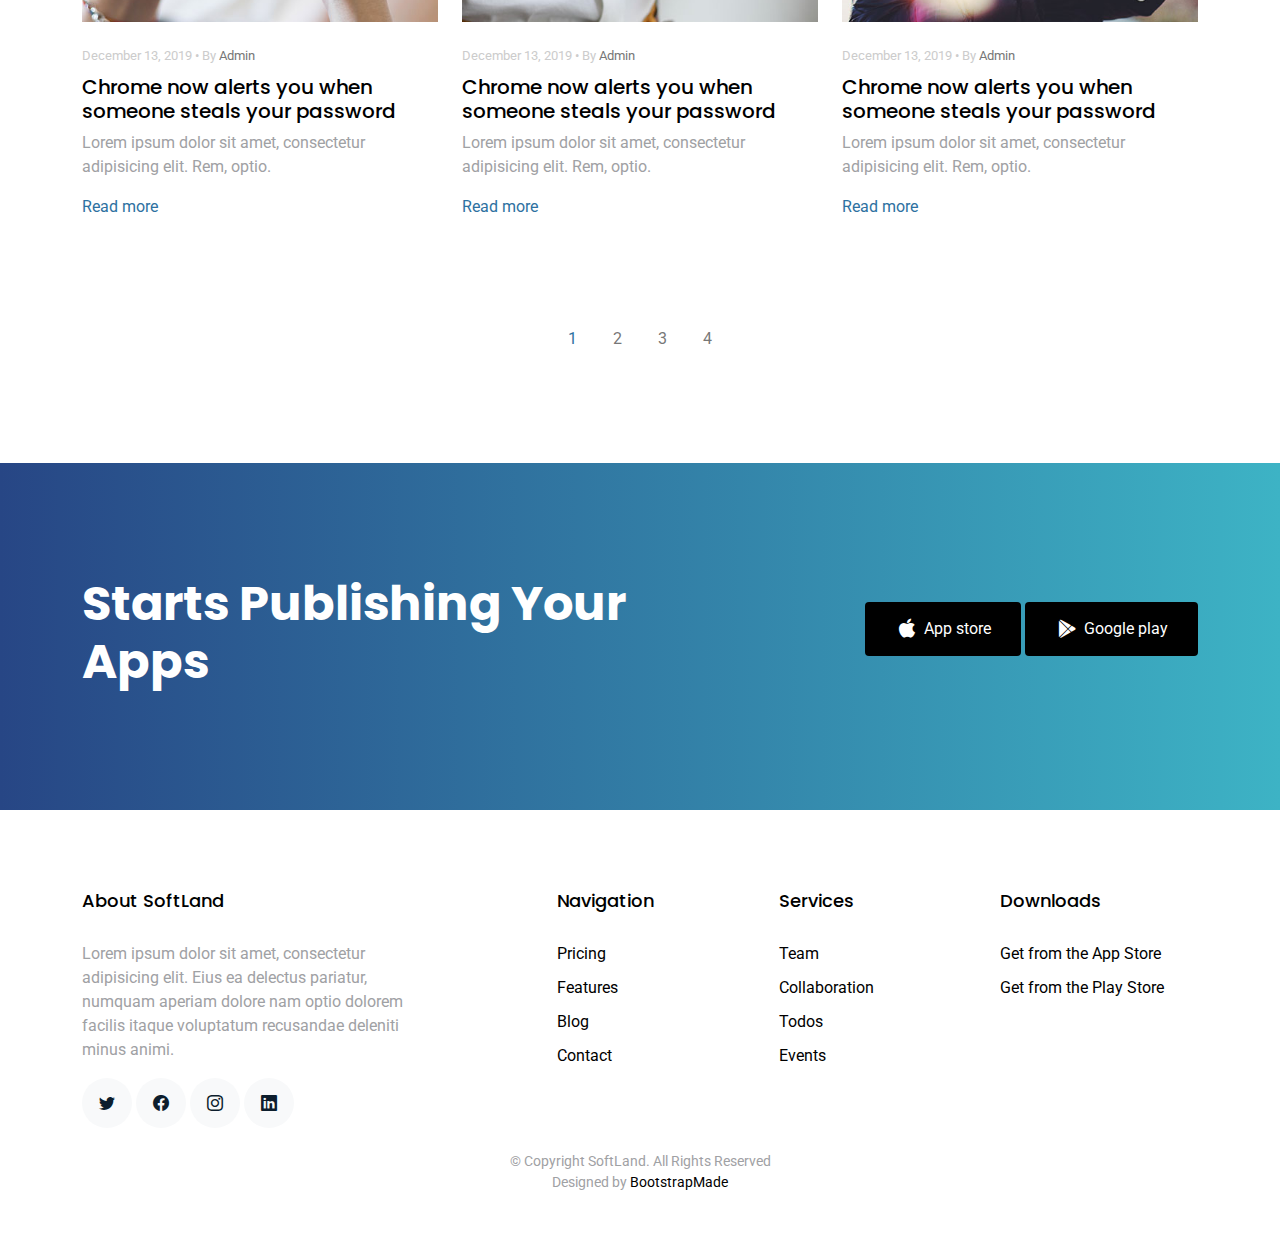
<file: blog.html>
<!DOCTYPE html>
<html lang="en">

<head>
  <meta charset="utf-8">
  <meta content="width=device-width, initial-scale=1.0" name="viewport">

  <title>Blog - SoftLand Bootstrap Template</title>
  <meta content="" name="description">
  <meta content="" name="keywords">

  <!-- Favicons -->
  <link href="assets/img/favicon.png" rel="icon">
  <link href="assets/img/apple-touch-icon.png" rel="apple-touch-icon">

  <!-- Google Fonts -->
  <link href="https://fonts.googleapis.com/css?family=Roboto:300,300i,400,400i,500,500i,600,600i,700,700i|Poppins:300,300i,400,400i,500,500i,600,600i,700,700i" rel="stylesheet">

  <!-- Vendor CSS Files -->
  <link href="assets/vendor/aos/aos.css" rel="stylesheet">
  <link href="assets/vendor/bootstrap/css/bootstrap.min.css" rel="stylesheet">
  <link href="assets/vendor/bootstrap-icons/bootstrap-icons.css" rel="stylesheet">
  <link href="assets/vendor/boxicons/css/boxicons.min.css" rel="stylesheet">
  <link href="assets/vendor/swiper/swiper-bundle.min.css" rel="stylesheet">

  <!-- Template Main CSS File -->
  <link href="assets/css/style.css" rel="stylesheet">

  <!-- =======================================================
  * Template Name: SoftLand - v4.7.0
  * Template URL: https://bootstrapmade.com/softland-bootstrap-app-landing-page-template/
  * Author: BootstrapMade.com
  * License: https://bootstrapmade.com/license/
  ======================================================== -->
</head>

<body>

  <!-- ======= Header ======= -->
  <header id="header" class="fixed-top d-flex align-items-center">
    <div class="container d-flex justify-content-between align-items-center">

      <div class="logo">
        <h1><a href="index.html">SoftLand</a></h1>
        <!-- Uncomment below if you prefer to use an image logo -->
        <!-- <a href="index.html"><img src="assets/img/logo.png" alt="" class="img-fluid"></a>-->
      </div>

      <nav id="navbar" class="navbar">
        <ul>
          <li><a class="" href="index.html">Home</a></li>
          <li><a href="features.html">Features</a></li>
          <li><a href="pricing.html">Pricing</a></li>
          <li><a class="active" href="blog.html">Blog</a></li>
          <li class="dropdown"><a href="#"><span>Drop Down</span> <i class="bi bi-chevron-down"></i></a>
            <ul>
              <li><a href="#">Drop Down 1</a></li>
              <li class="dropdown"><a href="#"><span>Deep Drop Down</span> <i class="bi bi-chevron-right"></i></a>
                <ul>
                  <li><a href="#">Deep Drop Down 1</a></li>
                  <li><a href="#">Deep Drop Down 2</a></li>
                  <li><a href="#">Deep Drop Down 3</a></li>
                  <li><a href="#">Deep Drop Down 4</a></li>
                  <li><a href="#">Deep Drop Down 5</a></li>
                </ul>
              </li>
              <li><a href="#">Drop Down 2</a></li>
              <li><a href="#">Drop Down 3</a></li>
              <li><a href="#">Drop Down 4</a></li>
            </ul>
          </li>
          <li><a href="contact.html">Contact Us</a></li>
        </ul>
        <i class="bi bi-list mobile-nav-toggle"></i>
      </nav><!-- .navbar -->

    </div>
  </header><!-- End Header -->

  <main id="main">

    <!-- ======= Blog Section ======= -->
    <section class="hero-section inner-page">
      <div class="wave">

        <svg width="1920px" height="265px" viewBox="0 0 1920 265" version="1.1" xmlns="http://www.w3.org/2000/svg" xmlns:xlink="http://www.w3.org/1999/xlink">
          <g id="Page-1" stroke="none" stroke-width="1" fill="none" fill-rule="evenodd">
            <g id="Apple-TV" transform="translate(0.000000, -402.000000)" fill="#FFFFFF">
              <path d="M0,439.134243 C175.04074,464.89273 327.944386,477.771974 458.710937,477.771974 C654.860765,477.771974 870.645295,442.632362 1205.9828,410.192501 C1429.54114,388.565926 1667.54687,411.092417 1920,477.771974 L1920,667 L1017.15166,667 L0,667 L0,439.134243 Z" id="Path"></path>
            </g>
          </g>
        </svg>

      </div>

      <div class="container">
        <div class="row align-items-center">
          <div class="col-12">
            <div class="row justify-content-center">
              <div class="col-md-7 text-center hero-text">
                <h1 data-aos="fade-up" data-aos-delay="">Blog Posts</h1>
                <p class="mb-5" data-aos="fade-up" data-aos-delay="100">Lorem ipsum dolor sit amet, consectetur adipisicing elit.</p>
              </div>
            </div>
          </div>
        </div>
      </div>

    </section>

    <section class="section">
      <div class="container">
        <div class="row mb-5">
          <div class="col-md-4">
            <div class="post-entry">
              <a href="blog-single.html" class="d-block mb-4">
                <img src="assets/img/img_1.jpg" alt="Image" class="img-fluid">
              </a>
              <div class="post-text">
                <span class="post-meta">December 13, 2019 &bullet; By <a href="#">Admin</a></span>
                <h3><a href="#">Chrome now alerts you when someone steals your password</a></h3>
                <p>Lorem ipsum dolor sit amet, consectetur adipisicing elit. Rem, optio.</p>
                <p><a href="#" class="readmore">Read more</a></p>
              </div>
            </div>
          </div>
          <div class="col-md-4">
            <div class="post-entry">
              <a href="blog-single.html" class="d-block mb-4">
                <img src="assets/img/img_2.jpg" alt="Image" class="img-fluid">
              </a>
              <div class="post-text">
                <span class="post-meta">December 13, 2019 &bullet; By <a href="#">Admin</a></span>
                <h3><a href="#">Chrome now alerts you when someone steals your password</a></h3>
                <p>Lorem ipsum dolor sit amet, consectetur adipisicing elit. Rem, optio.</p>
                <p><a href="#" class="readmore">Read more</a></p>
              </div>
            </div>
          </div>
          <div class="col-md-4">
            <div class="post-entry">
              <a href="blog-single.html" class="d-block mb-4">
                <img src="assets/img/img_3.jpg" alt="Image" class="img-fluid">
              </a>
              <div class="post-text">
                <span class="post-meta">December 13, 2019 &bullet; By <a href="#">Admin</a></span>
                <h3><a href="#">Chrome now alerts you when someone steals your password</a></h3>
                <p>Lorem ipsum dolor sit amet, consectetur adipisicing elit. Rem, optio.</p>
                <p><a href="#" class="readmore">Read more</a></p>
              </div>
            </div>
          </div>

          <div class="col-md-4">
            <div class="post-entry">
              <a href="blog-single.html" class="d-block mb-4">
                <img src="assets/img/img_4.jpg" alt="Image" class="img-fluid">
              </a>
              <div class="post-text">
                <span class="post-meta">December 13, 2019 &bullet; By <a href="#">Admin</a></span>
                <h3><a href="#">Chrome now alerts you when someone steals your password</a></h3>
                <p>Lorem ipsum dolor sit amet, consectetur adipisicing elit. Rem, optio.</p>
                <p><a href="#" class="readmore">Read more</a></p>
              </div>
            </div>
          </div>
          <div class="col-md-4">
            <div class="post-entry">
              <a href="blog-single.html" class="d-block mb-4">
                <img src="assets/img/img_3.jpg" alt="Image" class="img-fluid">
              </a>
              <div class="post-text">
                <span class="post-meta">December 13, 2019 &bullet; By <a href="#">Admin</a></span>
                <h3><a href="#">Chrome now alerts you when someone steals your password</a></h3>
                <p>Lorem ipsum dolor sit amet, consectetur adipisicing elit. Rem, optio.</p>
                <p><a href="#" class="readmore">Read more</a></p>
              </div>
            </div>
          </div>
          <div class="col-md-4">
            <div class="post-entry">
              <a href="blog-single.html" class="d-block mb-4">
                <img src="assets/img/img_2.jpg" alt="Image" class="img-fluid">
              </a>
              <div class="post-text">
                <span class="post-meta">December 13, 2019 &bullet; By <a href="#">Admin</a></span>
                <h3><a href="#">Chrome now alerts you when someone steals your password</a></h3>
                <p>Lorem ipsum dolor sit amet, consectetur adipisicing elit. Rem, optio.</p>
                <p><a href="#" class="readmore">Read more</a></p>
              </div>
            </div>
          </div>

        </div>

        <div class="row">
          <div class="col-12 text-center">
            <span class="p-3 active text-primary">1</span>
            <a href="#" class="p-3">2</a>
            <a href="#" class="p-3">3</a>
            <a href="#" class="p-3">4</a>
          </div>
        </div>
      </div>

    </section>

    <!-- ======= CTA Section ======= -->
    <section class="section cta-section">
      <div class="container">
        <div class="row align-items-center">
          <div class="col-md-6 me-auto text-center text-md-start mb-5 mb-md-0">
            <h2>Starts Publishing Your Apps</h2>
          </div>
          <div class="col-md-5 text-center text-md-end">
            <p><a href="#" class="btn d-inline-flex align-items-center"><i class="bx bxl-apple"></i><span>App store</span></a> <a href="#" class="btn d-inline-flex align-items-center"><i class="bx bxl-play-store"></i><span>Google play</span></a></p>
          </div>
        </div>
      </div>
    </section><!-- End CTA Section -->

  </main><!-- End #main -->

  <!-- ======= Footer ======= -->
  <footer class="footer" role="contentinfo">
    <div class="container">
      <div class="row">
        <div class="col-md-4 mb-4 mb-md-0">
          <h3>About SoftLand</h3>
          <p>Lorem ipsum dolor sit amet, consectetur adipisicing elit. Eius ea delectus pariatur, numquam aperiam
            dolore nam optio dolorem facilis itaque voluptatum recusandae deleniti minus animi.</p>
          <p class="social">
            <a href="#"><span class="bi bi-twitter"></span></a>
            <a href="#"><span class="bi bi-facebook"></span></a>
            <a href="#"><span class="bi bi-instagram"></span></a>
            <a href="#"><span class="bi bi-linkedin"></span></a>
          </p>
        </div>
        <div class="col-md-7 ms-auto">
          <div class="row site-section pt-0">
            <div class="col-md-4 mb-4 mb-md-0">
              <h3>Navigation</h3>
              <ul class="list-unstyled">
                <li><a href="#">Pricing</a></li>
                <li><a href="#">Features</a></li>
                <li><a href="#">Blog</a></li>
                <li><a href="#">Contact</a></li>
              </ul>
            </div>
            <div class="col-md-4 mb-4 mb-md-0">
              <h3>Services</h3>
              <ul class="list-unstyled">
                <li><a href="#">Team</a></li>
                <li><a href="#">Collaboration</a></li>
                <li><a href="#">Todos</a></li>
                <li><a href="#">Events</a></li>
              </ul>
            </div>
            <div class="col-md-4 mb-4 mb-md-0">
              <h3>Downloads</h3>
              <ul class="list-unstyled">
                <li><a href="#">Get from the App Store</a></li>
                <li><a href="#">Get from the Play Store</a></li>
              </ul>
            </div>
          </div>
        </div>
      </div>

      <div class="row justify-content-center text-center">
        <div class="col-md-7">
          <p class="copyright">&copy; Copyright SoftLand. All Rights Reserved</p>
          <div class="credits">
            <!--
            All the links in the footer should remain intact.
            You can delete the links only if you purchased the pro version.
            Licensing information: https://bootstrapmade.com/license/
            Purchase the pro version with working PHP/AJAX contact form: https://bootstrapmade.com/buy/?theme=SoftLand
          -->
            Designed by <a href="https://bootstrapmade.com/">BootstrapMade</a>
          </div>
        </div>
      </div>

    </div>
  </footer>

  <a href="#" class="back-to-top d-flex align-items-center justify-content-center"><i class="bi bi-arrow-up-short"></i></a>

  <!-- Vendor JS Files -->
  <script src="assets/vendor/aos/aos.js"></script>
  <script src="assets/vendor/bootstrap/js/bootstrap.bundle.min.js"></script>
  <script src="assets/vendor/swiper/swiper-bundle.min.js"></script>
  <script src="assets/vendor/php-email-form/validate.js"></script>

  <!-- Template Main JS File -->
  <script src="assets/js/main.js"></script>

</body>

</html>
</file>
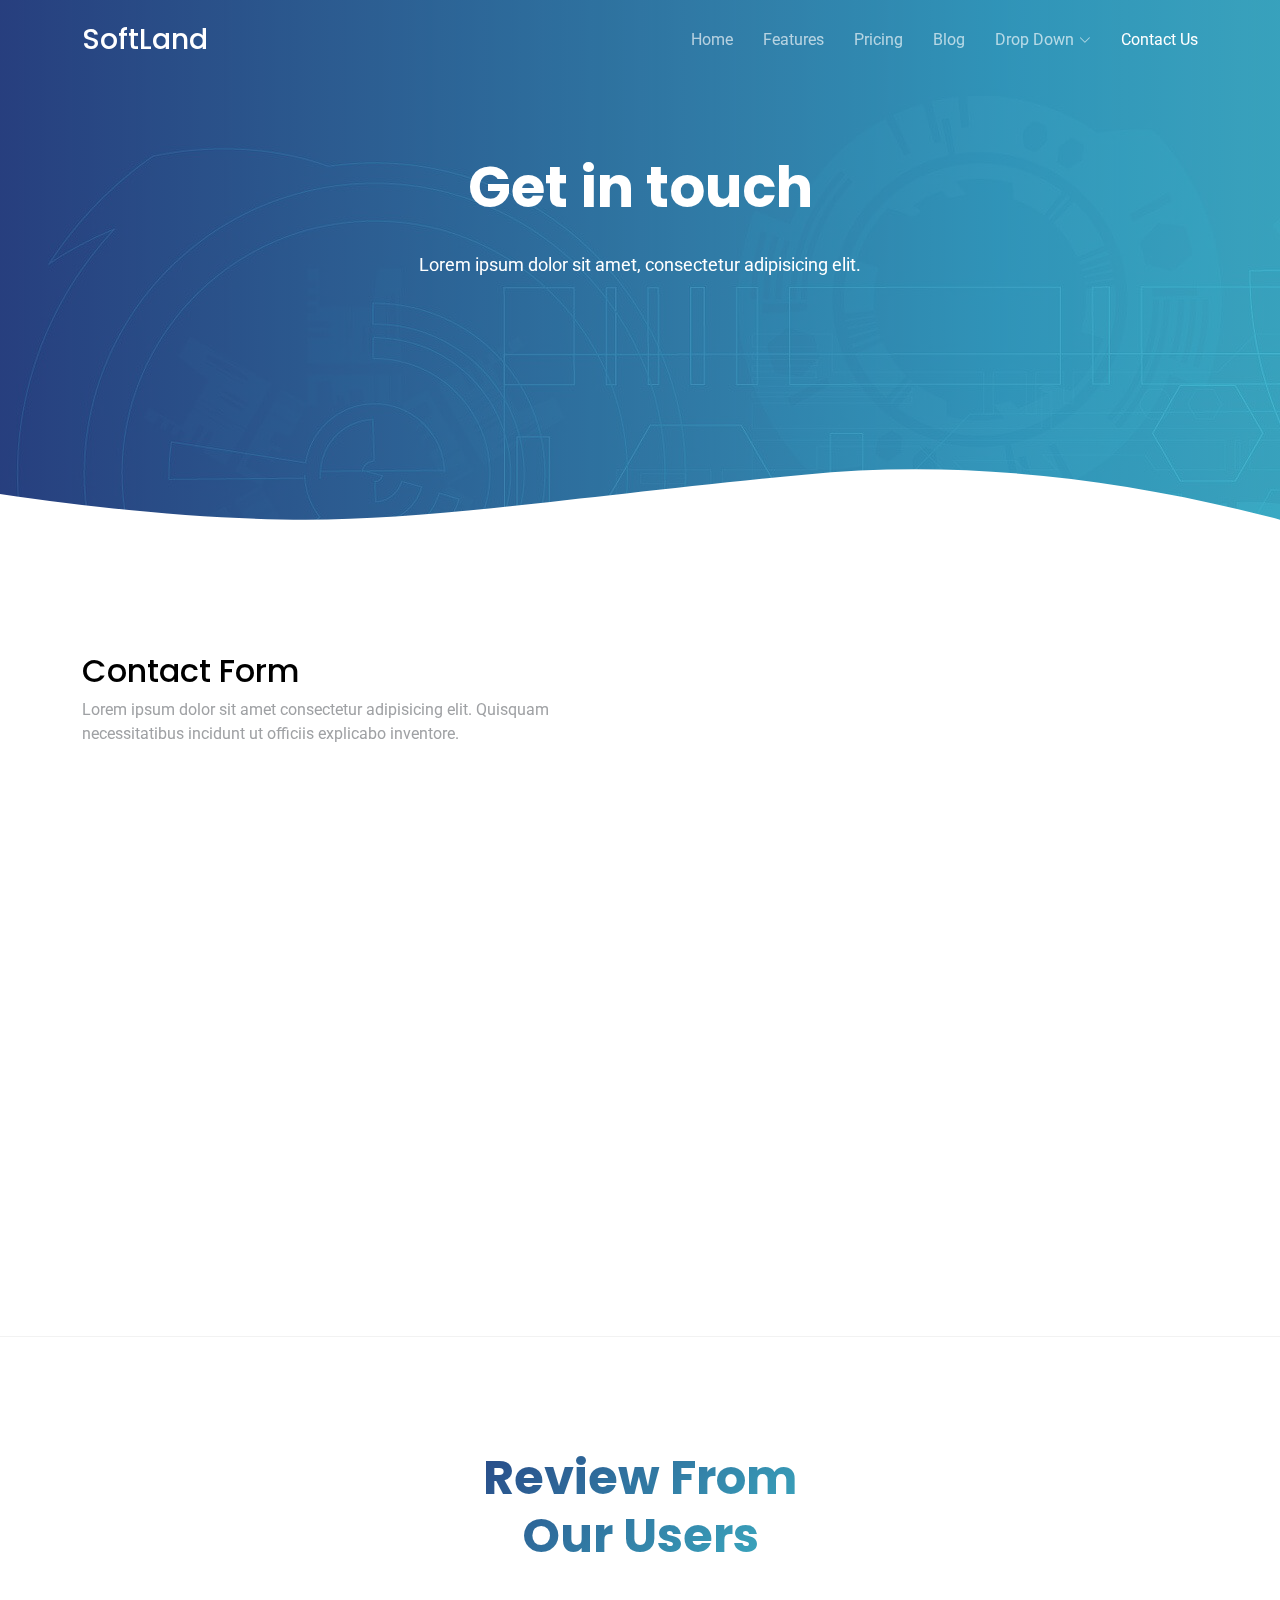
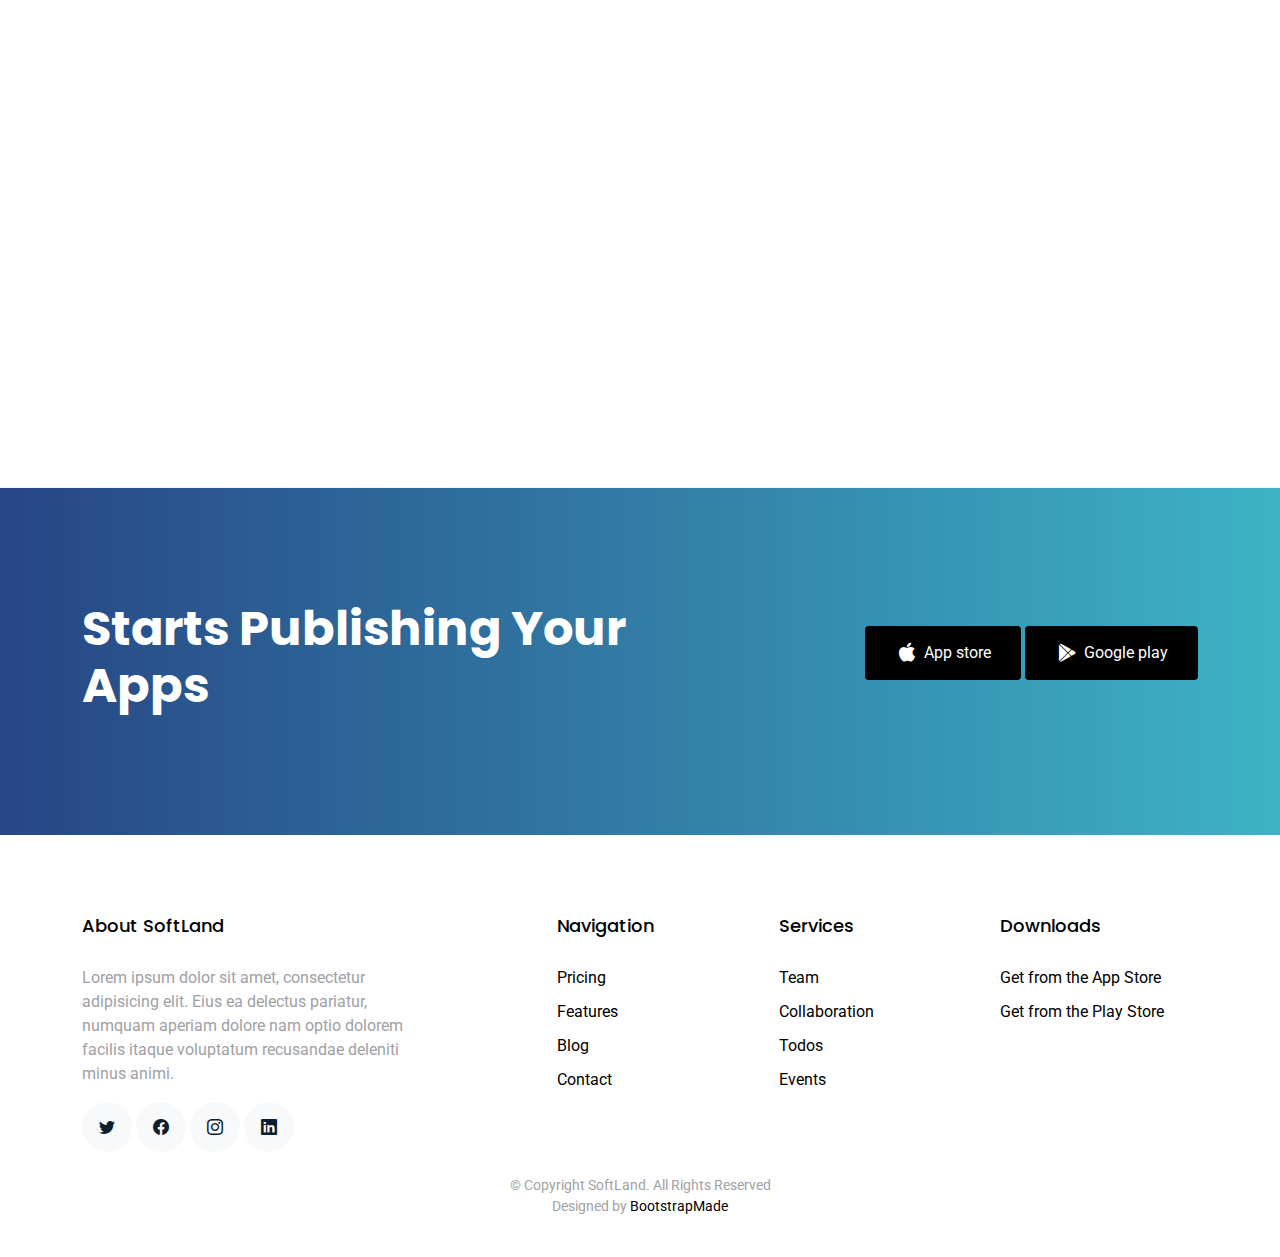
<file: contact.html>
<!DOCTYPE html>
<html lang="en">

<head>
  <meta charset="utf-8">
  <meta content="width=device-width, initial-scale=1.0" name="viewport">

  <title>SoftLand Bootstrap Template - Contact</title>
  <meta content="" name="description">
  <meta content="" name="keywords">

  <!-- Favicons -->
  <link href="assets/img/favicon.png" rel="icon">
  <link href="assets/img/apple-touch-icon.png" rel="apple-touch-icon">

  <!-- Google Fonts -->
  <link href="https://fonts.googleapis.com/css?family=Roboto:300,300i,400,400i,500,500i,600,600i,700,700i|Poppins:300,300i,400,400i,500,500i,600,600i,700,700i" rel="stylesheet">

  <!-- Vendor CSS Files -->
  <link href="assets/vendor/aos/aos.css" rel="stylesheet">
  <link href="assets/vendor/bootstrap/css/bootstrap.min.css" rel="stylesheet">
  <link href="assets/vendor/bootstrap-icons/bootstrap-icons.css" rel="stylesheet">
  <link href="assets/vendor/boxicons/css/boxicons.min.css" rel="stylesheet">
  <link href="assets/vendor/swiper/swiper-bundle.min.css" rel="stylesheet">

  <!-- Template Main CSS File -->
  <link href="assets/css/style.css" rel="stylesheet">

  <!-- =======================================================
  * Template Name: SoftLand - v4.7.0
  * Template URL: https://bootstrapmade.com/softland-bootstrap-app-landing-page-template/
  * Author: BootstrapMade.com
  * License: https://bootstrapmade.com/license/
  ======================================================== -->
</head>

<body>

  <!-- ======= Header ======= -->
  <header id="header" class="fixed-top d-flex align-items-center">
    <div class="container d-flex justify-content-between align-items-center">

      <div class="logo">
        <h1><a href="index.html">SoftLand</a></h1>
        <!-- Uncomment below if you prefer to use an image logo -->
        <!-- <a href="index.html"><img src="assets/img/logo.png" alt="" class="img-fluid"></a>-->
      </div>

      <nav id="navbar" class="navbar">
        <ul>
          <li><a class="" href="index.html">Home</a></li>
          <li><a href="features.html">Features</a></li>
          <li><a href="pricing.html">Pricing</a></li>
          <li><a href="blog.html">Blog</a></li>
          <li class="dropdown"><a href="#"><span>Drop Down</span> <i class="bi bi-chevron-down"></i></a>
            <ul>
              <li><a href="#">Drop Down 1</a></li>
              <li class="dropdown"><a href="#"><span>Deep Drop Down</span> <i class="bi bi-chevron-right"></i></a>
                <ul>
                  <li><a href="#">Deep Drop Down 1</a></li>
                  <li><a href="#">Deep Drop Down 2</a></li>
                  <li><a href="#">Deep Drop Down 3</a></li>
                  <li><a href="#">Deep Drop Down 4</a></li>
                  <li><a href="#">Deep Drop Down 5</a></li>
                </ul>
              </li>
              <li><a href="#">Drop Down 2</a></li>
              <li><a href="#">Drop Down 3</a></li>
              <li><a href="#">Drop Down 4</a></li>
            </ul>
          </li>
          <li><a class="active" href="contact.html">Contact Us</a></li>
        </ul>
        <i class="bi bi-list mobile-nav-toggle"></i>
      </nav><!-- .navbar -->

    </div>
  </header><!-- End Header -->

  <main id="main">

    <section class="hero-section inner-page">
      <div class="wave">

        <svg width="1920px" height="265px" viewBox="0 0 1920 265" version="1.1" xmlns="http://www.w3.org/2000/svg" xmlns:xlink="http://www.w3.org/1999/xlink">
          <g id="Page-1" stroke="none" stroke-width="1" fill="none" fill-rule="evenodd">
            <g id="Apple-TV" transform="translate(0.000000, -402.000000)" fill="#FFFFFF">
              <path d="M0,439.134243 C175.04074,464.89273 327.944386,477.771974 458.710937,477.771974 C654.860765,477.771974 870.645295,442.632362 1205.9828,410.192501 C1429.54114,388.565926 1667.54687,411.092417 1920,477.771974 L1920,667 L1017.15166,667 L0,667 L0,439.134243 Z" id="Path"></path>
            </g>
          </g>
        </svg>

      </div>

      <div class="container">
        <div class="row align-items-center">
          <div class="col-12">
            <div class="row justify-content-center">
              <div class="col-md-7 text-center hero-text">
                <h1 data-aos="fade-up" data-aos-delay="">Get in touch</h1>
                <p class="mb-5" data-aos="fade-up" data-aos-delay="100">Lorem ipsum dolor sit amet, consectetur adipisicing elit.</p>
              </div>
            </div>
          </div>
        </div>
      </div>

    </section>

    <section class="section">
      <div class="container">
        <div class="row mb-5 align-items-end">
          <div class="col-md-6" data-aos="fade-up">

            <h2>Contact Form</h2>
            <p class="mb-0">Lorem ipsum dolor sit amet consectetur adipisicing elit. Quisquam necessitatibus incidunt ut officiis explicabo inventore.</p>
          </div>

        </div>

        <div class="row">
          <div class="col-md-4 ms-auto order-2" data-aos="fade-up">
            <ul class="list-unstyled">
              <li class="mb-3">
                <strong class="d-block mb-1">Address</strong>
                <span>203 Fake St. Mountain View, San Francisco, California, USA</span>
              </li>
              <li class="mb-3">
                <strong class="d-block mb-1">Phone</strong>
                <span>+1 232 3235 324</span>
              </li>
              <li class="mb-3">
                <strong class="d-block mb-1">Email</strong>
                <span>youremail@domain.com</span>
              </li>
            </ul>
          </div>

          <div class="col-md-6 mb-5 mb-md-0" data-aos="fade-up">
            <form action="forms/contact.php" method="post" role="form" class="php-email-form">

              <div class="row">
                <div class="col-md-6 form-group">
                  <label for="name">Name</label>
                  <input type="text" name="name" class="form-control" id="name" required>
                </div>
                <div class="col-md-6 form-group mt-3 mt-md-0">
                  <label for="name">Email</label>
                  <input type="email" class="form-control" name="email" id="email" required>
                </div>
                <div class="col-md-12 form-group mt-3">
                  <label for="name">Subject</label>
                  <input type="text" class="form-control" name="subject" id="subject" required>
                </div>
                <div class="col-md-12 form-group mt-3">
                  <label for="name">Message</label>
                  <textarea class="form-control" name="message" required></textarea>
                </div>

                <div class="col-md-12 mb-3">
                  <div class="loading">Loading</div>
                  <div class="error-message"></div>
                  <div class="sent-message">Your message has been sent. Thank you!</div>
                </div>

                <div class="col-md-6 form-group">
                  <input type="submit" class="btn btn-primary d-block w-100" value="Send Message">
                </div>
              </div>

            </form>
          </div>

        </div>
      </div>
    </section>

    <!-- ======= Testimonials Section ======= -->
    <section class="section border-top border-bottom">
      <div class="container">
        <div class="row justify-content-center text-center mb-5">
          <div class="col-md-4">
            <h2 class="section-heading">Review From Our Users</h2>
          </div>
        </div>
        <div class="row justify-content-center text-center">
          <div class="col-md-7">

            <div class="testimonials-slider swiper" data-aos="fade-up" data-aos-delay="100">
              <div class="swiper-wrapper">

                <div class="swiper-slide">
                  <div class="review text-center">
                    <p class="stars">
                      <span class="bi bi-star-fill"></span>
                      <span class="bi bi-star-fill"></span>
                      <span class="bi bi-star-fill"></span>
                      <span class="bi bi-star-fill"></span>
                      <span class="bi bi-star-fill muted"></span>
                    </p>
                    <h3>Excellent App!</h3>
                    <blockquote>
                      <p>Lorem ipsum dolor sit amet, consectetur adipisicing elit. Eius ea delectus pariatur, numquam
                        aperiam dolore nam optio dolorem facilis itaque voluptatum recusandae deleniti minus animi,
                        provident voluptates consectetur maiores quos.</p>
                    </blockquote>

                    <p class="review-user">
                      <img src="assets/img/person_1.jpg" alt="Image" class="img-fluid rounded-circle mb-3">
                      <span class="d-block">
                        <span class="text-black">Jean Doe</span>, &mdash; App User
                      </span>
                    </p>

                  </div>
                </div><!-- End testimonial item -->

                <div class="swiper-slide">
                  <div class="review text-center">
                    <p class="stars">
                      <span class="bi bi-star-fill"></span>
                      <span class="bi bi-star-fill"></span>
                      <span class="bi bi-star-fill"></span>
                      <span class="bi bi-star-fill"></span>
                      <span class="bi bi-star-fill muted"></span>
                    </p>
                    <h3>This App is easy to use!</h3>
                    <blockquote>
                      <p>Lorem ipsum dolor sit amet, consectetur adipisicing elit. Eius ea delectus pariatur, numquam
                        aperiam dolore nam optio dolorem facilis itaque voluptatum recusandae deleniti minus animi,
                        provident voluptates consectetur maiores quos.</p>
                    </blockquote>

                    <p class="review-user">
                      <img src="assets/img/person_2.jpg" alt="Image" class="img-fluid rounded-circle mb-3">
                      <span class="d-block">
                        <span class="text-black">Johan Smith</span>, &mdash; App User
                      </span>
                    </p>

                  </div>
                </div><!-- End testimonial item -->

                <div class="swiper-slide">
                  <div class="review text-center">
                    <p class="stars">
                      <span class="bi bi-star-fill"></span>
                      <span class="bi bi-star-fill"></span>
                      <span class="bi bi-star-fill"></span>
                      <span class="bi bi-star-fill"></span>
                      <span class="bi bi-star-fill muted"></span>
                    </p>
                    <h3>Awesome functionality!</h3>
                    <blockquote>
                      <p>Lorem ipsum dolor sit amet, consectetur adipisicing elit. Eius ea delectus pariatur, numquam
                        aperiam dolore nam optio dolorem facilis itaque voluptatum recusandae deleniti minus animi,
                        provident voluptates consectetur maiores quos.</p>
                    </blockquote>

                    <p class="review-user">
                      <img src="assets/img/person_3.jpg" alt="Image" class="img-fluid rounded-circle mb-3">
                      <span class="d-block">
                        <span class="text-black">Jean Thunberg</span>, &mdash; App User
                      </span>
                    </p>

                  </div>
                </div><!-- End testimonial item -->

              </div>
              <div class="swiper-pagination"></div>
            </div>
          </div>
        </div>
      </div>
    </section><!-- End Testimonials Section -->

    <!-- ======= CTA Section ======= -->
    <section class="section cta-section">
      <div class="container">
        <div class="row align-items-center">
          <div class="col-md-6 me-auto text-center text-md-start mb-5 mb-md-0">
            <h2>Starts Publishing Your Apps</h2>
          </div>
          <div class="col-md-5 text-center text-md-end">
            <p><a href="#" class="btn d-inline-flex align-items-center"><i class="bx bxl-apple"></i><span>App store</span></a> <a href="#" class="btn d-inline-flex align-items-center"><i class="bx bxl-play-store"></i><span>Google play</span></a></p>
          </div>
        </div>
      </div>
    </section><!-- End CTA Section -->

  </main><!-- End #main -->

  <!-- ======= Footer ======= -->
  <footer class="footer" role="contentinfo">
    <div class="container">
      <div class="row">
        <div class="col-md-4 mb-4 mb-md-0">
          <h3>About SoftLand</h3>
          <p>Lorem ipsum dolor sit amet, consectetur adipisicing elit. Eius ea delectus pariatur, numquam aperiam
            dolore nam optio dolorem facilis itaque voluptatum recusandae deleniti minus animi.</p>
          <p class="social">
            <a href="#"><span class="bi bi-twitter"></span></a>
            <a href="#"><span class="bi bi-facebook"></span></a>
            <a href="#"><span class="bi bi-instagram"></span></a>
            <a href="#"><span class="bi bi-linkedin"></span></a>
          </p>
        </div>
        <div class="col-md-7 ms-auto">
          <div class="row site-section pt-0">
            <div class="col-md-4 mb-4 mb-md-0">
              <h3>Navigation</h3>
              <ul class="list-unstyled">
                <li><a href="#">Pricing</a></li>
                <li><a href="#">Features</a></li>
                <li><a href="#">Blog</a></li>
                <li><a href="#">Contact</a></li>
              </ul>
            </div>
            <div class="col-md-4 mb-4 mb-md-0">
              <h3>Services</h3>
              <ul class="list-unstyled">
                <li><a href="#">Team</a></li>
                <li><a href="#">Collaboration</a></li>
                <li><a href="#">Todos</a></li>
                <li><a href="#">Events</a></li>
              </ul>
            </div>
            <div class="col-md-4 mb-4 mb-md-0">
              <h3>Downloads</h3>
              <ul class="list-unstyled">
                <li><a href="#">Get from the App Store</a></li>
                <li><a href="#">Get from the Play Store</a></li>
              </ul>
            </div>
          </div>
        </div>
      </div>

      <div class="row justify-content-center text-center">
        <div class="col-md-7">
          <p class="copyright">&copy; Copyright SoftLand. All Rights Reserved</p>
          <div class="credits">
            <!--
            All the links in the footer should remain intact.
            You can delete the links only if you purchased the pro version.
            Licensing information: https://bootstrapmade.com/license/
            Purchase the pro version with working PHP/AJAX contact form: https://bootstrapmade.com/buy/?theme=SoftLand
          -->
            Designed by <a href="https://bootstrapmade.com/">BootstrapMade</a>
          </div>
        </div>
      </div>

    </div>
  </footer>

  <a href="#" class="back-to-top d-flex align-items-center justify-content-center"><i class="bi bi-arrow-up-short"></i></a>

  <!-- Vendor JS Files -->
  <script src="assets/vendor/aos/aos.js"></script>
  <script src="assets/vendor/bootstrap/js/bootstrap.bundle.min.js"></script>
  <script src="assets/vendor/swiper/swiper-bundle.min.js"></script>
  <script src="assets/vendor/php-email-form/validate.js"></script>

  <!-- Template Main JS File -->
  <script src="assets/js/main.js"></script>

</body>

</html>
</file>
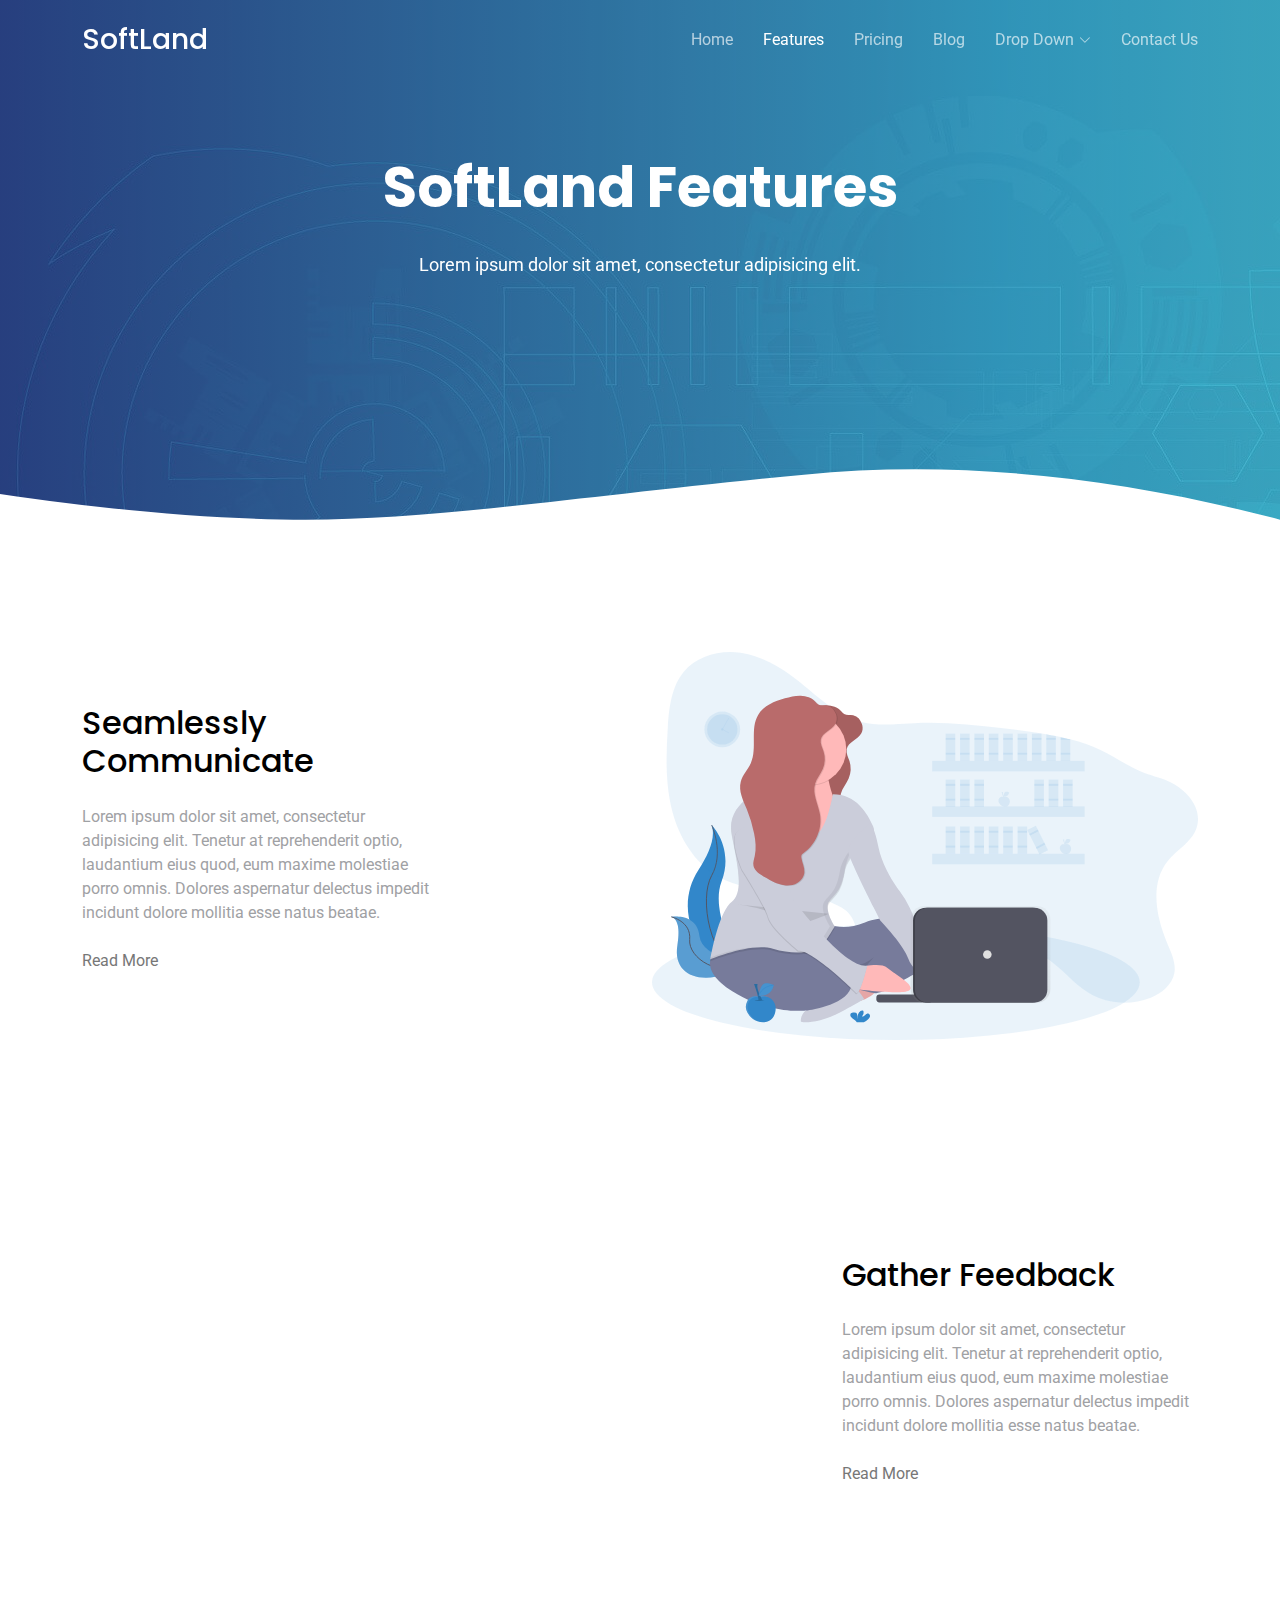
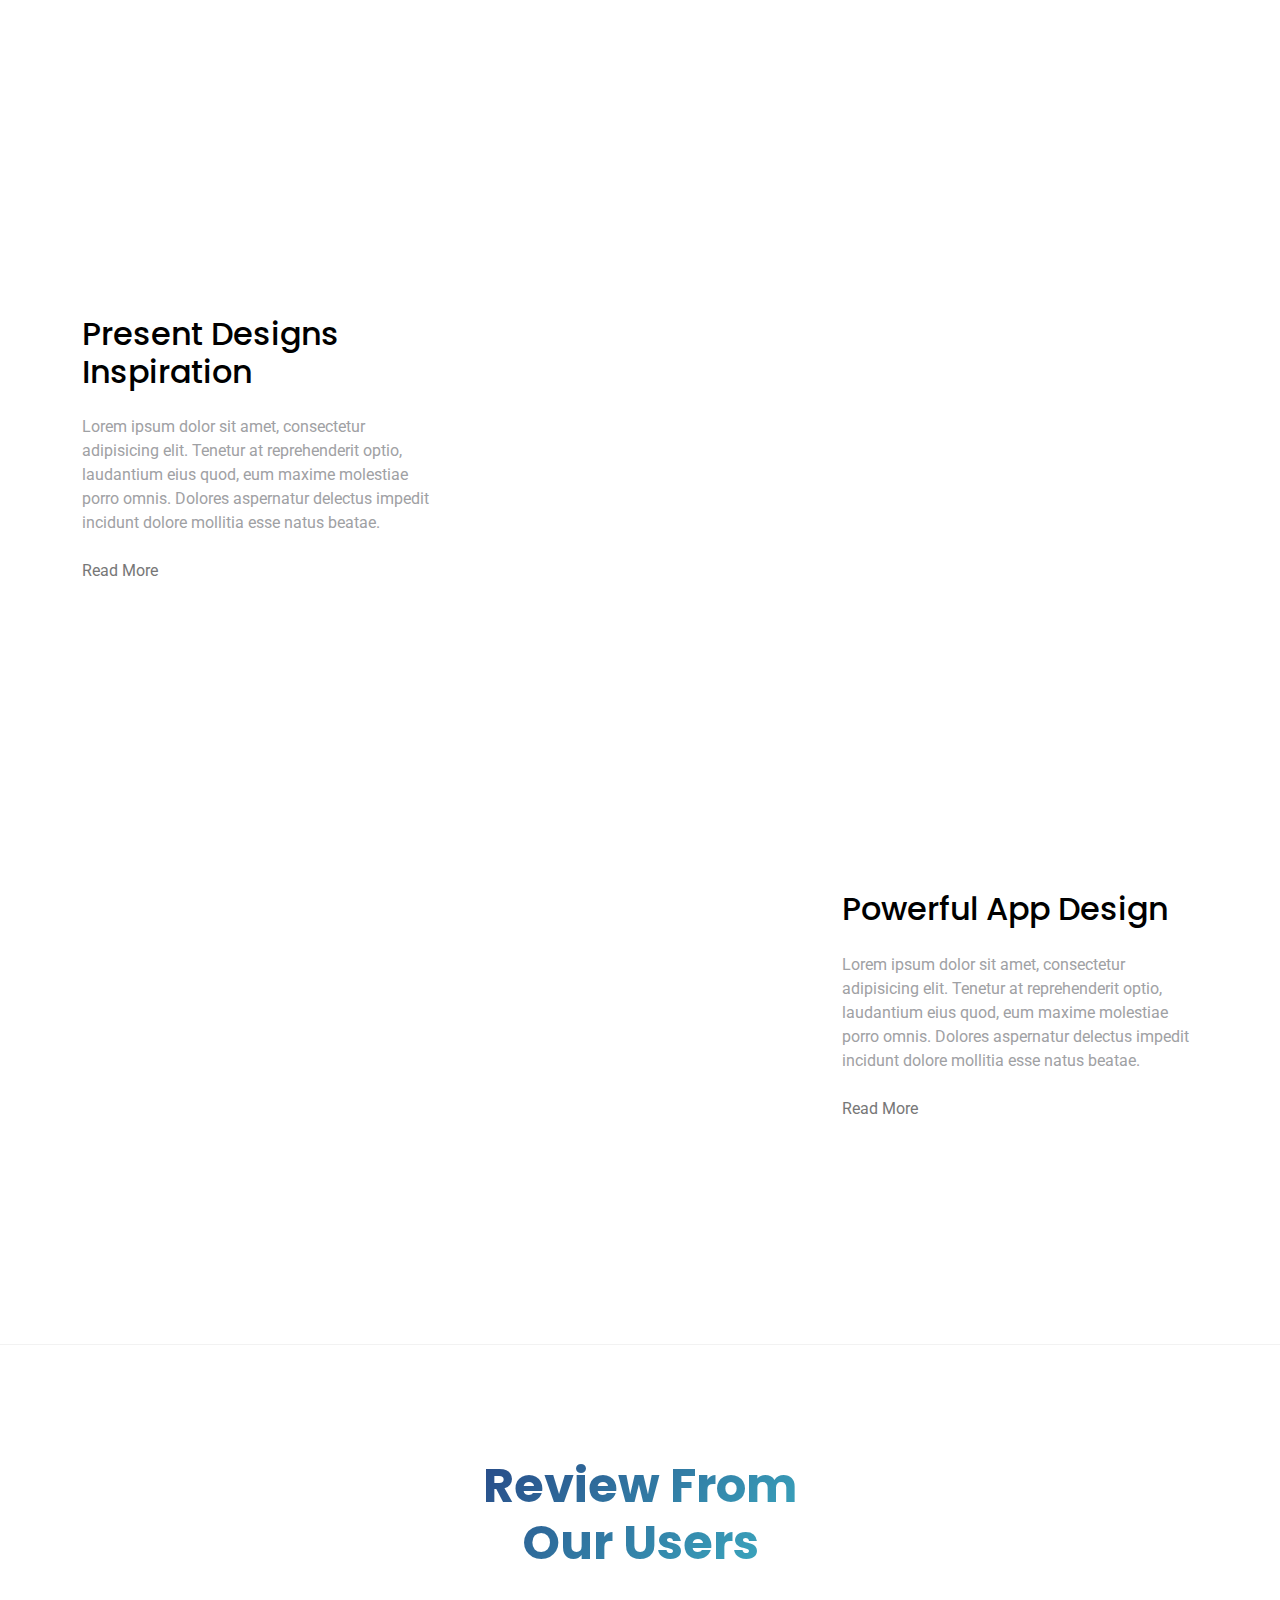
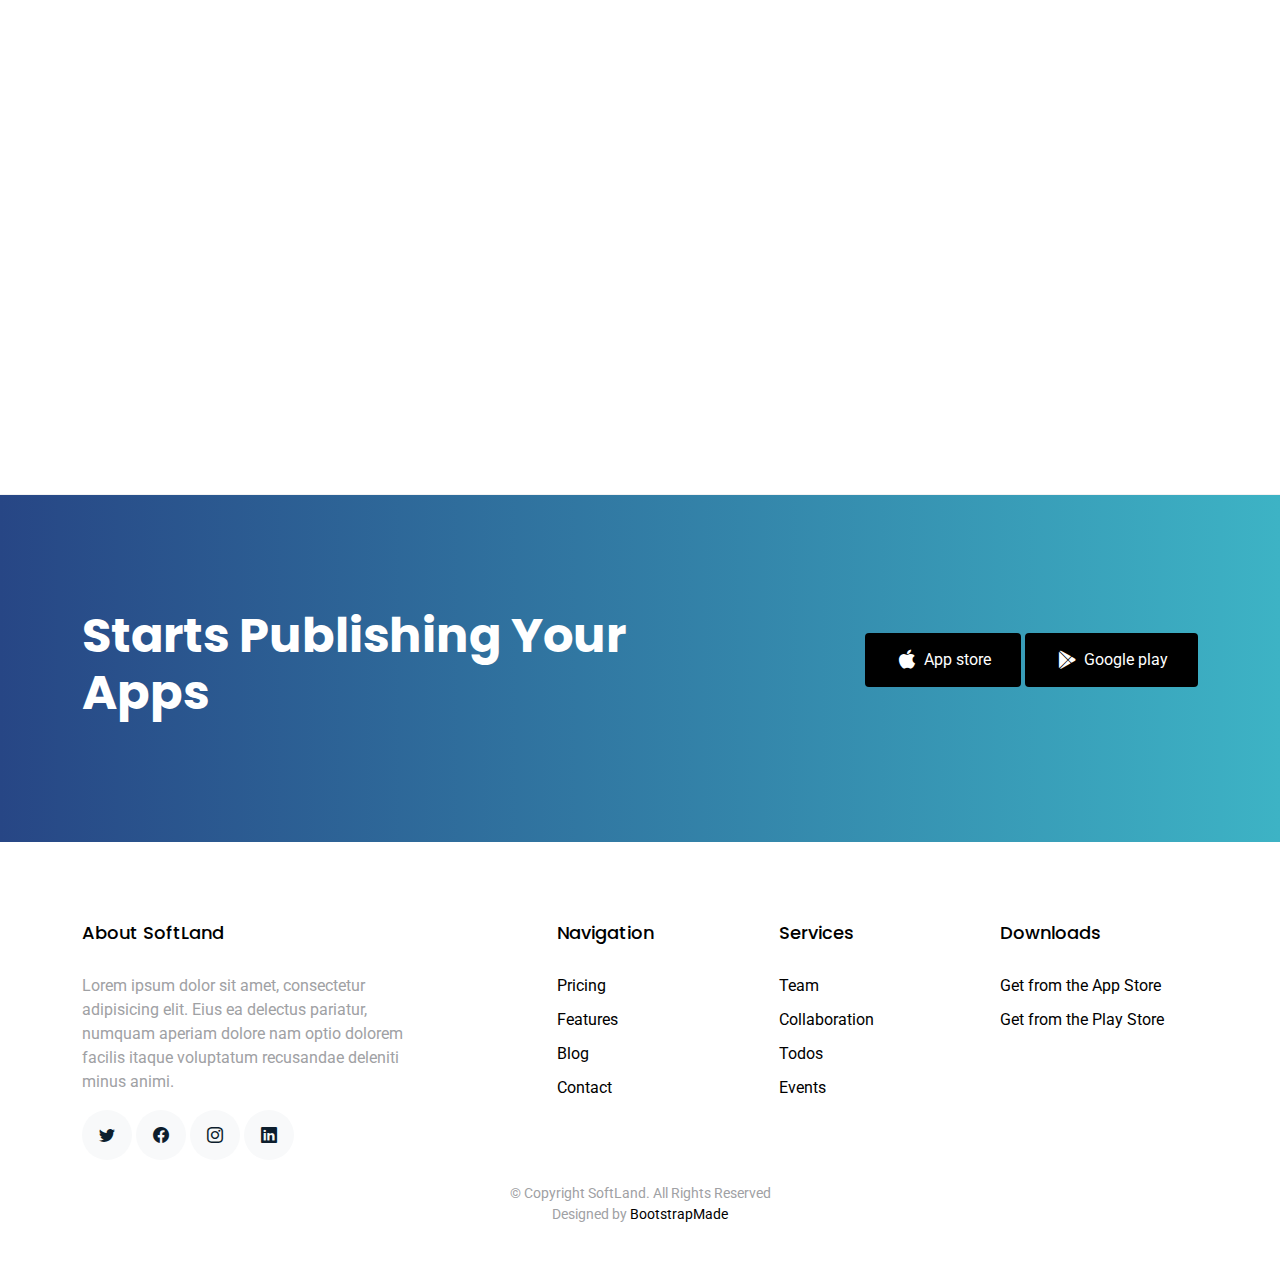
<file: features.html>
<!DOCTYPE html>
<html lang="en">

<head>
  <meta charset="utf-8">
  <meta content="width=device-width, initial-scale=1.0" name="viewport">

  <title>SoftLand Bootstrap Template - Features</title>
  <meta content="" name="description">
  <meta content="" name="keywords">

  <!-- Favicons -->
  <link href="assets/img/favicon.png" rel="icon">
  <link href="assets/img/apple-touch-icon.png" rel="apple-touch-icon">

  <!-- Google Fonts -->
  <link href="https://fonts.googleapis.com/css?family=Roboto:300,300i,400,400i,500,500i,600,600i,700,700i|Poppins:300,300i,400,400i,500,500i,600,600i,700,700i" rel="stylesheet">

  <!-- Vendor CSS Files -->
  <link href="assets/vendor/aos/aos.css" rel="stylesheet">
  <link href="assets/vendor/bootstrap/css/bootstrap.min.css" rel="stylesheet">
  <link href="assets/vendor/bootstrap-icons/bootstrap-icons.css" rel="stylesheet">
  <link href="assets/vendor/boxicons/css/boxicons.min.css" rel="stylesheet">
  <link href="assets/vendor/swiper/swiper-bundle.min.css" rel="stylesheet">

  <!-- Template Main CSS File -->
  <link href="assets/css/style.css" rel="stylesheet">

  <!-- =======================================================
  * Template Name: SoftLand - v4.7.0
  * Template URL: https://bootstrapmade.com/softland-bootstrap-app-landing-page-template/
  * Author: BootstrapMade.com
  * License: https://bootstrapmade.com/license/
  ======================================================== -->
</head>

<body>

  <!-- ======= Header ======= -->
  <header id="header" class="fixed-top d-flex align-items-center">
    <div class="container d-flex justify-content-between align-items-center">

      <div class="logo">
        <h1><a href="index.html">SoftLand</a></h1>
        <!-- Uncomment below if you prefer to use an image logo -->
        <!-- <a href="index.html"><img src="assets/img/logo.png" alt="" class="img-fluid"></a>-->
      </div>

      <nav id="navbar" class="navbar">
        <ul>
          <li><a class="" href="index.html">Home</a></li>
          <li><a class="active" href="features.html">Features</a></li>
          <li><a href="pricing.html">Pricing</a></li>
          <li><a href="blog.html">Blog</a></li>
          <li class="dropdown"><a href="#"><span>Drop Down</span> <i class="bi bi-chevron-down"></i></a>
            <ul>
              <li><a href="#">Drop Down 1</a></li>
              <li class="dropdown"><a href="#"><span>Deep Drop Down</span> <i class="bi bi-chevron-right"></i></a>
                <ul>
                  <li><a href="#">Deep Drop Down 1</a></li>
                  <li><a href="#">Deep Drop Down 2</a></li>
                  <li><a href="#">Deep Drop Down 3</a></li>
                  <li><a href="#">Deep Drop Down 4</a></li>
                  <li><a href="#">Deep Drop Down 5</a></li>
                </ul>
              </li>
              <li><a href="#">Drop Down 2</a></li>
              <li><a href="#">Drop Down 3</a></li>
              <li><a href="#">Drop Down 4</a></li>
            </ul>
          </li>
          <li><a href="contact.html">Contact Us</a></li>
        </ul>
        <i class="bi bi-list mobile-nav-toggle"></i>
      </nav><!-- .navbar -->

    </div>
  </header><!-- End Header -->

  <main id="main">

    <!-- ======= Features Section ======= -->

    <section class="hero-section inner-page">
      <div class="wave">

        <svg width="1920px" height="265px" viewBox="0 0 1920 265" version="1.1" xmlns="http://www.w3.org/2000/svg" xmlns:xlink="http://www.w3.org/1999/xlink">
          <g id="Page-1" stroke="none" stroke-width="1" fill="none" fill-rule="evenodd">
            <g id="Apple-TV" transform="translate(0.000000, -402.000000)" fill="#FFFFFF">
              <path d="M0,439.134243 C175.04074,464.89273 327.944386,477.771974 458.710937,477.771974 C654.860765,477.771974 870.645295,442.632362 1205.9828,410.192501 C1429.54114,388.565926 1667.54687,411.092417 1920,477.771974 L1920,667 L1017.15166,667 L0,667 L0,439.134243 Z" id="Path"></path>
            </g>
          </g>
        </svg>

      </div>

      <div class="container">
        <div class="row align-items-center">
          <div class="col-12">
            <div class="row justify-content-center">
              <div class="col-md-7 text-center hero-text">
                <h1 data-aos="fade-up" data-aos-delay="">SoftLand Features</h1>
                <p class="mb-5" data-aos="fade-up" data-aos-delay="100">Lorem ipsum dolor sit amet, consectetur adipisicing elit.</p>
              </div>
            </div>
          </div>
        </div>
      </div>

    </section>

    <section class="section pb-0">
      <div class="container">
        <div class="row align-items-center">
          <div class="col-md-4 me-auto">
            <h2 class="mb-4">Seamlessly Communicate</h2>
            <p class="mb-4">Lorem ipsum dolor sit amet, consectetur adipisicing elit. Tenetur at reprehenderit optio, laudantium eius quod, eum maxime molestiae porro omnis. Dolores aspernatur delectus impedit incidunt dolore mollitia esse natus beatae.</p>
            <p><a href="#">Read More</a></p>
          </div>
          <div class="col-md-6" data-aos="fade-left">
            <img src="assets/img/undraw_svg_2.svg" alt="Image" class="img-fluid">
          </div>
        </div>
      </div>
    </section>

    <section class="section">
      <div class="container">
        <div class="row align-items-center">
          <div class="col-md-4 ms-auto order-2">
            <h2 class="mb-4">Gather Feedback</h2>
            <p class="mb-4">Lorem ipsum dolor sit amet, consectetur adipisicing elit. Tenetur at reprehenderit optio, laudantium eius quod, eum maxime molestiae porro omnis. Dolores aspernatur delectus impedit incidunt dolore mollitia esse natus beatae.</p>
            <p><a href="#">Read More</a></p>
          </div>
          <div class="col-md-6" data-aos="fade-right">
            <img src="assets/img/undraw_svg_3.svg" alt="Image" class="img-fluid">
          </div>
        </div>
      </div>
    </section>

    <section class="section pb-0">
      <div class="container">
        <div class="row align-items-center">
          <div class="col-md-4 me-auto">
            <h2 class="mb-4">Present Designs Inspiration</h2>
            <p class="mb-4">Lorem ipsum dolor sit amet, consectetur adipisicing elit. Tenetur at reprehenderit optio, laudantium eius quod, eum maxime molestiae porro omnis. Dolores aspernatur delectus impedit incidunt dolore mollitia esse natus beatae.</p>
            <p><a href="#">Read More</a></p>
          </div>
          <div class="col-md-6" data-aos="fade-left">
            <img src="assets/img/undraw_svg_3.svg" alt="Image" class="img-fluid">
          </div>
        </div>
      </div>
    </section>

    <section class="section">
      <div class="container">
        <div class="row align-items-center">
          <div class="col-md-4 ms-auto order-2">
            <h2 class="mb-4">Powerful App Design </h2>
            <p class="mb-4">Lorem ipsum dolor sit amet, consectetur adipisicing elit. Tenetur at reprehenderit optio, laudantium eius quod, eum maxime molestiae porro omnis. Dolores aspernatur delectus impedit incidunt dolore mollitia esse natus beatae.</p>
            <p><a href="#">Read More</a></p>
          </div>
          <div class="col-md-6" data-aos="fade-right">
            <img src="assets/img/undraw_svg_4.svg" alt="Image" class="img-fluid">
          </div>
        </div>
      </div>
    </section>

    <!-- ======= Testimonials Section ======= -->
    <section class="section border-top border-bottom">
      <div class="container">
        <div class="row justify-content-center text-center mb-5">
          <div class="col-md-4">
            <h2 class="section-heading">Review From Our Users</h2>
          </div>
        </div>
        <div class="row justify-content-center text-center">
          <div class="col-md-7">

            <div class="testimonials-slider swiper" data-aos="fade-up" data-aos-delay="100">
              <div class="swiper-wrapper">

                <div class="swiper-slide">
                  <div class="review text-center">
                    <p class="stars">
                      <span class="bi bi-star-fill"></span>
                      <span class="bi bi-star-fill"></span>
                      <span class="bi bi-star-fill"></span>
                      <span class="bi bi-star-fill"></span>
                      <span class="bi bi-star-fill muted"></span>
                    </p>
                    <h3>Excellent App!</h3>
                    <blockquote>
                      <p>Lorem ipsum dolor sit amet, consectetur adipisicing elit. Eius ea delectus pariatur, numquam
                        aperiam dolore nam optio dolorem facilis itaque voluptatum recusandae deleniti minus animi,
                        provident voluptates consectetur maiores quos.</p>
                    </blockquote>

                    <p class="review-user">
                      <img src="assets/img/person_1.jpg" alt="Image" class="img-fluid rounded-circle mb-3">
                      <span class="d-block">
                        <span class="text-black">Jean Doe</span>, &mdash; App User
                      </span>
                    </p>

                  </div>
                </div><!-- End testimonial item -->

                <div class="swiper-slide">
                  <div class="review text-center">
                    <p class="stars">
                      <span class="bi bi-star-fill"></span>
                      <span class="bi bi-star-fill"></span>
                      <span class="bi bi-star-fill"></span>
                      <span class="bi bi-star-fill"></span>
                      <span class="bi bi-star-fill muted"></span>
                    </p>
                    <h3>This App is easy to use!</h3>
                    <blockquote>
                      <p>Lorem ipsum dolor sit amet, consectetur adipisicing elit. Eius ea delectus pariatur, numquam
                        aperiam dolore nam optio dolorem facilis itaque voluptatum recusandae deleniti minus animi,
                        provident voluptates consectetur maiores quos.</p>
                    </blockquote>

                    <p class="review-user">
                      <img src="assets/img/person_2.jpg" alt="Image" class="img-fluid rounded-circle mb-3">
                      <span class="d-block">
                        <span class="text-black">Johan Smith</span>, &mdash; App User
                      </span>
                    </p>

                  </div>
                </div><!-- End testimonial item -->

                <div class="swiper-slide">
                  <div class="review text-center">
                    <p class="stars">
                      <span class="bi bi-star-fill"></span>
                      <span class="bi bi-star-fill"></span>
                      <span class="bi bi-star-fill"></span>
                      <span class="bi bi-star-fill"></span>
                      <span class="bi bi-star-fill muted"></span>
                    </p>
                    <h3>Awesome functionality!</h3>
                    <blockquote>
                      <p>Lorem ipsum dolor sit amet, consectetur adipisicing elit. Eius ea delectus pariatur, numquam
                        aperiam dolore nam optio dolorem facilis itaque voluptatum recusandae deleniti minus animi,
                        provident voluptates consectetur maiores quos.</p>
                    </blockquote>

                    <p class="review-user">
                      <img src="assets/img/person_3.jpg" alt="Image" class="img-fluid rounded-circle mb-3">
                      <span class="d-block">
                        <span class="text-black">Jean Thunberg</span>, &mdash; App User
                      </span>
                    </p>

                  </div>
                </div><!-- End testimonial item -->

              </div>
              <div class="swiper-pagination"></div>
            </div>
          </div>
        </div>
      </div>
    </section><!-- End Testimonials Section -->

    <!-- ======= CTA Section ======= -->
    <section class="section cta-section">
      <div class="container">
        <div class="row align-items-center">
          <div class="col-md-6 me-auto text-center text-md-start mb-5 mb-md-0">
            <h2>Starts Publishing Your Apps</h2>
          </div>
          <div class="col-md-5 text-center text-md-end">
            <p><a href="#" class="btn d-inline-flex align-items-center"><i class="bx bxl-apple"></i><span>App store</span></a> <a href="#" class="btn d-inline-flex align-items-center"><i class="bx bxl-play-store"></i><span>Google play</span></a></p>
          </div>
        </div>
      </div>
    </section><!-- End CTA Section -->

  </main><!-- End #main -->

  <!-- ======= Footer ======= -->
  <footer class="footer" role="contentinfo">
    <div class="container">
      <div class="row">
        <div class="col-md-4 mb-4 mb-md-0">
          <h3>About SoftLand</h3>
          <p>Lorem ipsum dolor sit amet, consectetur adipisicing elit. Eius ea delectus pariatur, numquam aperiam
            dolore nam optio dolorem facilis itaque voluptatum recusandae deleniti minus animi.</p>
          <p class="social">
            <a href="#"><span class="bi bi-twitter"></span></a>
            <a href="#"><span class="bi bi-facebook"></span></a>
            <a href="#"><span class="bi bi-instagram"></span></a>
            <a href="#"><span class="bi bi-linkedin"></span></a>
          </p>
        </div>
        <div class="col-md-7 ms-auto">
          <div class="row site-section pt-0">
            <div class="col-md-4 mb-4 mb-md-0">
              <h3>Navigation</h3>
              <ul class="list-unstyled">
                <li><a href="#">Pricing</a></li>
                <li><a href="#">Features</a></li>
                <li><a href="#">Blog</a></li>
                <li><a href="#">Contact</a></li>
              </ul>
            </div>
            <div class="col-md-4 mb-4 mb-md-0">
              <h3>Services</h3>
              <ul class="list-unstyled">
                <li><a href="#">Team</a></li>
                <li><a href="#">Collaboration</a></li>
                <li><a href="#">Todos</a></li>
                <li><a href="#">Events</a></li>
              </ul>
            </div>
            <div class="col-md-4 mb-4 mb-md-0">
              <h3>Downloads</h3>
              <ul class="list-unstyled">
                <li><a href="#">Get from the App Store</a></li>
                <li><a href="#">Get from the Play Store</a></li>
              </ul>
            </div>
          </div>
        </div>
      </div>

      <div class="row justify-content-center text-center">
        <div class="col-md-7">
          <p class="copyright">&copy; Copyright SoftLand. All Rights Reserved</p>
          <div class="credits">
            <!--
            All the links in the footer should remain intact.
            You can delete the links only if you purchased the pro version.
            Licensing information: https://bootstrapmade.com/license/
            Purchase the pro version with working PHP/AJAX contact form: https://bootstrapmade.com/buy/?theme=SoftLand
          -->
            Designed by <a href="https://bootstrapmade.com/">BootstrapMade</a>
          </div>
        </div>
      </div>

    </div>
  </footer>

  <a href="#" class="back-to-top d-flex align-items-center justify-content-center"><i class="bi bi-arrow-up-short"></i></a>

  <!-- Vendor JS Files -->
  <script src="assets/vendor/aos/aos.js"></script>
  <script src="assets/vendor/bootstrap/js/bootstrap.bundle.min.js"></script>
  <script src="assets/vendor/swiper/swiper-bundle.min.js"></script>
  <script src="assets/vendor/php-email-form/validate.js"></script>

  <!-- Template Main JS File -->
  <script src="assets/js/main.js"></script>

</body>

</html>
</file>
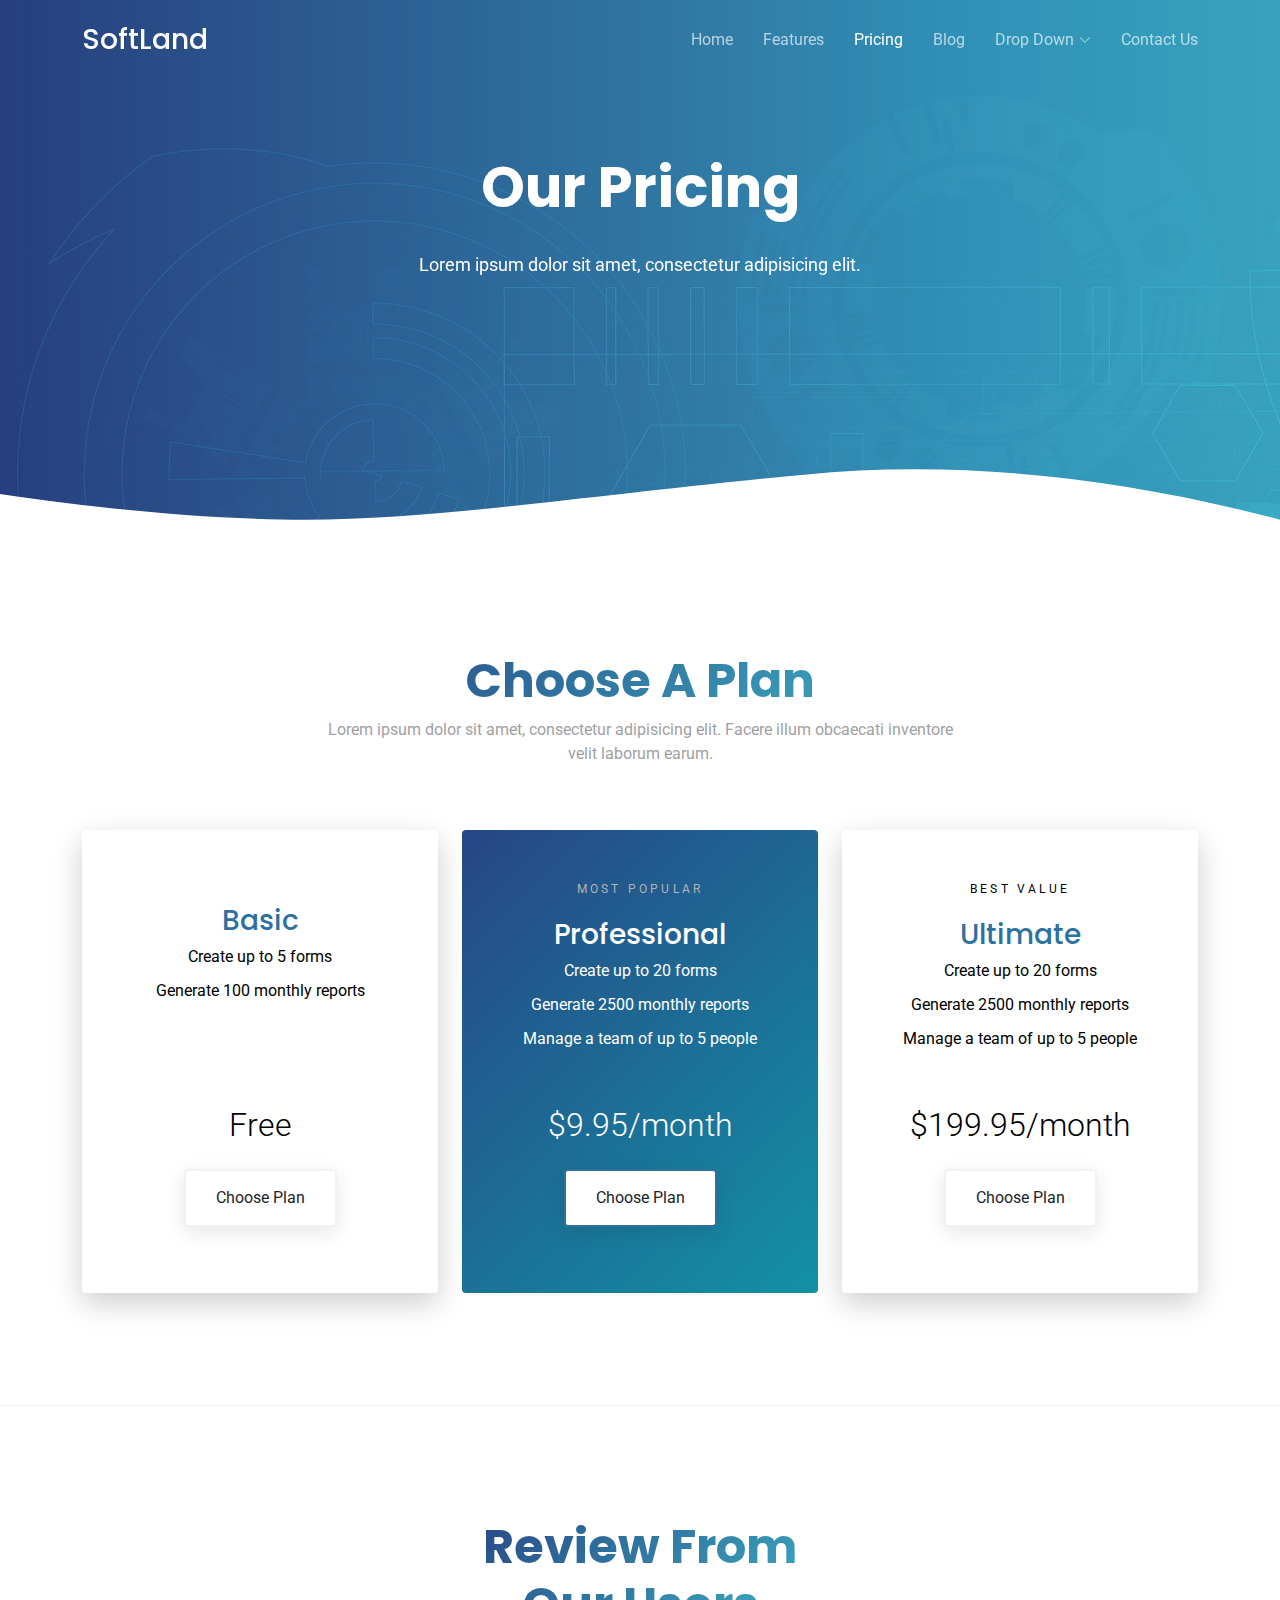
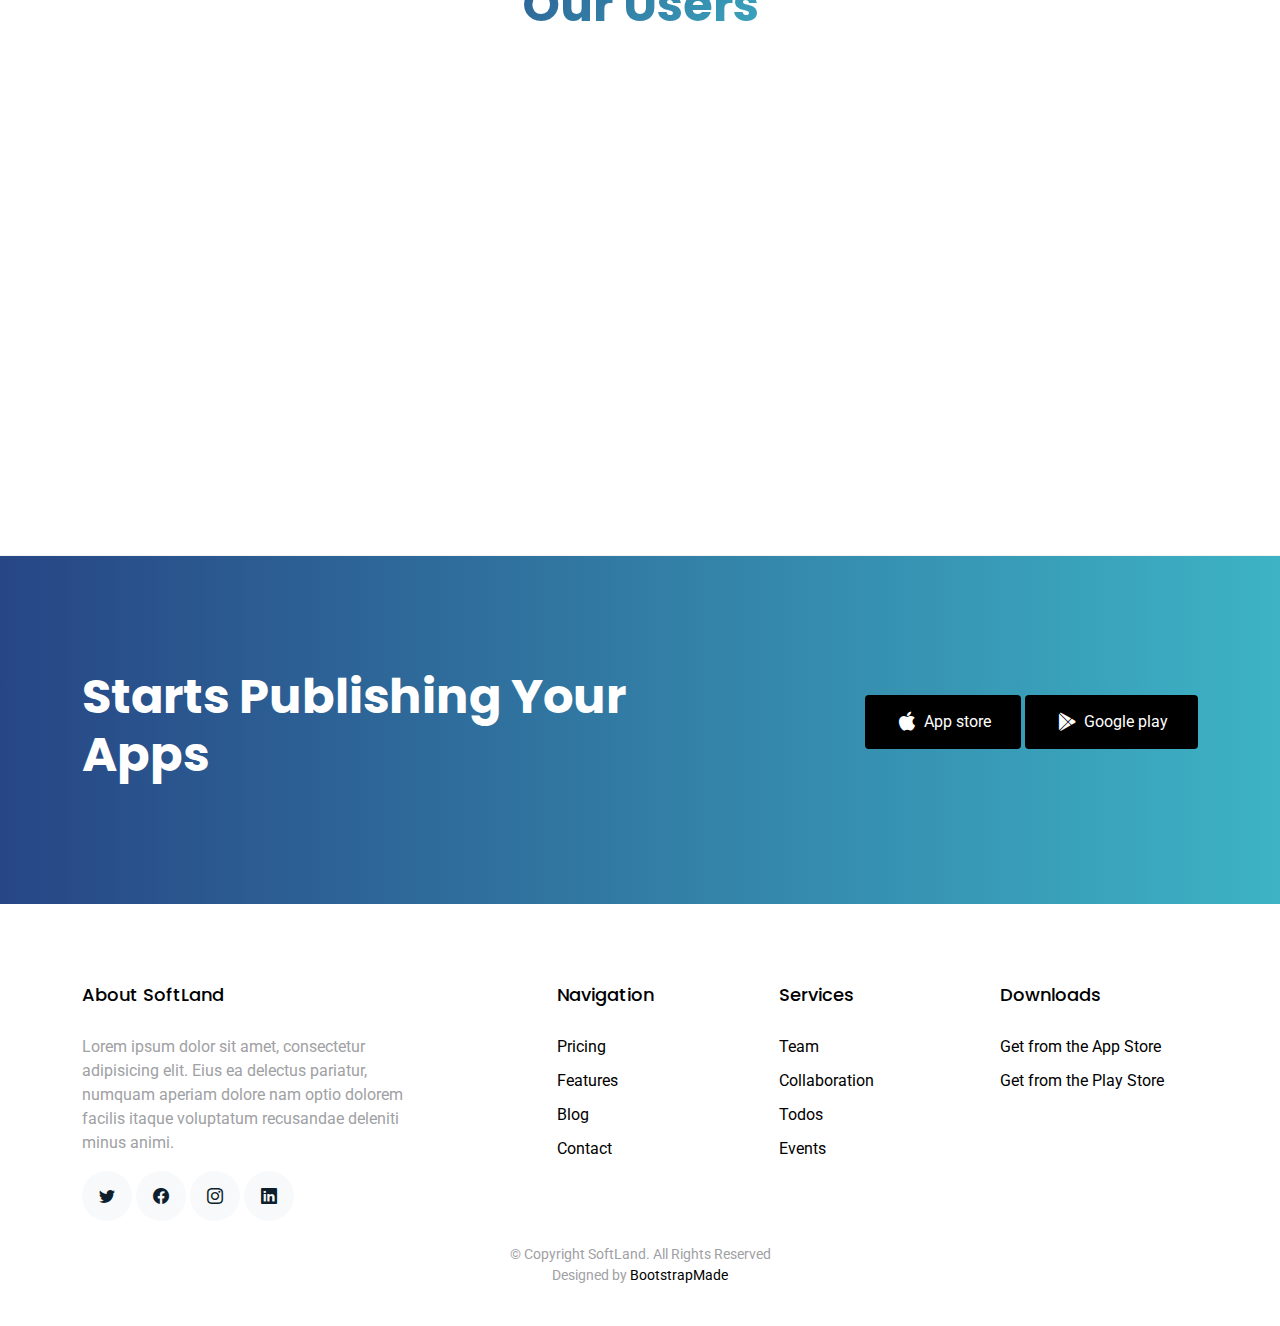
<file: pricing.html>
<!DOCTYPE html>
<html lang="en">

<head>
  <meta charset="utf-8">
  <meta content="width=device-width, initial-scale=1.0" name="viewport">

  <title>SoftLand Bootstrap Template - Pricing</title>
  <meta content="" name="description">
  <meta content="" name="keywords">

  <!-- Favicons -->
  <link href="assets/img/favicon.png" rel="icon">
  <link href="assets/img/apple-touch-icon.png" rel="apple-touch-icon">

  <!-- Google Fonts -->
  <link href="https://fonts.googleapis.com/css?family=Roboto:300,300i,400,400i,500,500i,600,600i,700,700i|Poppins:300,300i,400,400i,500,500i,600,600i,700,700i" rel="stylesheet">

  <!-- Vendor CSS Files -->
  <link href="assets/vendor/aos/aos.css" rel="stylesheet">
  <link href="assets/vendor/bootstrap/css/bootstrap.min.css" rel="stylesheet">
  <link href="assets/vendor/bootstrap-icons/bootstrap-icons.css" rel="stylesheet">
  <link href="assets/vendor/boxicons/css/boxicons.min.css" rel="stylesheet">
  <link href="assets/vendor/swiper/swiper-bundle.min.css" rel="stylesheet">

  <!-- Template Main CSS File -->
  <link href="assets/css/style.css" rel="stylesheet">

  <!-- =======================================================
  * Template Name: SoftLand - v4.7.0
  * Template URL: https://bootstrapmade.com/softland-bootstrap-app-landing-page-template/
  * Author: BootstrapMade.com
  * License: https://bootstrapmade.com/license/
  ======================================================== -->
</head>

<body>

  <!-- ======= Header ======= -->
  <header id="header" class="fixed-top d-flex align-items-center">
    <div class="container d-flex justify-content-between align-items-center">

      <div class="logo">
        <h1><a href="index.html">SoftLand</a></h1>
        <!-- Uncomment below if you prefer to use an image logo -->
        <!-- <a href="index.html"><img src="assets/img/logo.png" alt="" class="img-fluid"></a>-->
      </div>

      <nav id="navbar" class="navbar">
        <ul>
          <li><a class="" href="index.html">Home</a></li>
          <li><a href="features.html">Features</a></li>
          <li><a class="active" href="pricing.html">Pricing</a></li>
          <li><a href="blog.html">Blog</a></li>
          <li class="dropdown"><a href="#"><span>Drop Down</span> <i class="bi bi-chevron-down"></i></a>
            <ul>
              <li><a href="#">Drop Down 1</a></li>
              <li class="dropdown"><a href="#"><span>Deep Drop Down</span> <i class="bi bi-chevron-right"></i></a>
                <ul>
                  <li><a href="#">Deep Drop Down 1</a></li>
                  <li><a href="#">Deep Drop Down 2</a></li>
                  <li><a href="#">Deep Drop Down 3</a></li>
                  <li><a href="#">Deep Drop Down 4</a></li>
                  <li><a href="#">Deep Drop Down 5</a></li>
                </ul>
              </li>
              <li><a href="#">Drop Down 2</a></li>
              <li><a href="#">Drop Down 3</a></li>
              <li><a href="#">Drop Down 4</a></li>
            </ul>
          </li>
          <li><a href="contact.html">Contact Us</a></li>
        </ul>
        <i class="bi bi-list mobile-nav-toggle"></i>
      </nav><!-- .navbar -->

    </div>
  </header><!-- End Header -->

  <main id="main">

    <!-- ======= FeatPricingures Section ======= -->
    <div class="hero-section inner-page">
      <div class="wave">

        <svg width="1920px" height="265px" viewBox="0 0 1920 265" version="1.1" xmlns="http://www.w3.org/2000/svg" xmlns:xlink="http://www.w3.org/1999/xlink">
          <g id="Page-1" stroke="none" stroke-width="1" fill="none" fill-rule="evenodd">
            <g id="Apple-TV" transform="translate(0.000000, -402.000000)" fill="#FFFFFF">
              <path d="M0,439.134243 C175.04074,464.89273 327.944386,477.771974 458.710937,477.771974 C654.860765,477.771974 870.645295,442.632362 1205.9828,410.192501 C1429.54114,388.565926 1667.54687,411.092417 1920,477.771974 L1920,667 L1017.15166,667 L0,667 L0,439.134243 Z" id="Path"></path>
            </g>
          </g>
        </svg>

      </div>

      <div class="container">
        <div class="row align-items-center">
          <div class="col-12">
            <div class="row justify-content-center">
              <div class="col-md-7 text-center hero-text">
                <h1 data-aos="fade-up" data-aos-delay="">Our Pricing</h1>
                <p class="mb-5" data-aos="fade-up" data-aos-delay="100">Lorem ipsum dolor sit amet, consectetur adipisicing elit.</p>
              </div>
            </div>
          </div>
        </div>
      </div>

    </div>

    <section class="section">
      <div class="container">

        <div class="row justify-content-center text-center">
          <div class="col-md-7 mb-5">
            <h2 class="section-heading">Choose A Plan</h2>
            <p>Lorem ipsum dolor sit amet, consectetur adipisicing elit. Facere illum obcaecati inventore velit laborum earum.</p>
          </div>
        </div>
        <div class="row align-items-stretch">

          <div class="col-lg-4 mb-4 mb-lg-0">
            <div class="pricing h-100 text-center">
              <span>&nbsp;</span>
              <h3>Basic</h3>
              <ul class="list-unstyled">
                <li>Create up to 5 forms</li>
                <li>Generate 100 monthly reports</li>
              </ul>
              <div class="price-cta">
                <strong class="price">Free</strong>
                <p><a href="#" class="btn btn-white">Choose Plan</a></p>
              </div>
            </div>
          </div>
          <div class="col-lg-4 mb-4 mb-lg-0">
            <div class="pricing h-100 text-center popular">
              <span class="popularity">Most Popular</span>
              <h3>Professional</h3>
              <ul class="list-unstyled">
                <li>Create up to 20 forms</li>
                <li>Generate 2500 monthly reports</li>
                <li>Manage a team of up to 5 people</li>
              </ul>
              <div class="price-cta">
                <strong class="price">$9.95/month</strong>
                <p><a href="#" class="btn btn-white">Choose Plan</a></p>
              </div>
            </div>
          </div>
          <div class="col-lg-4 mb-4 mb-lg-0">
            <div class="pricing h-100 text-center">
              <span class="popularity">Best Value</span>
              <h3>Ultimate</h3>
              <ul class="list-unstyled">
                <li>Create up to 20 forms</li>
                <li>Generate 2500 monthly reports</li>
                <li>Manage a team of up to 5 people</li>
              </ul>
              <div class="price-cta">
                <strong class="price">$199.95/month</strong>
                <p><a href="#" class="btn btn-white">Choose Plan</a></p>
              </div>
            </div>
          </div>
        </div>
      </div>
    </section>

    <!-- ======= Testimonials Section ======= -->
    <section class="section border-top border-bottom">
      <div class="container">
        <div class="row justify-content-center text-center mb-5">
          <div class="col-md-4">
            <h2 class="section-heading">Review From Our Users</h2>
          </div>
        </div>
        <div class="row justify-content-center text-center">
          <div class="col-md-7">

            <div class="testimonials-slider swiper" data-aos="fade-up" data-aos-delay="100">
              <div class="swiper-wrapper">

                <div class="swiper-slide">
                  <div class="review text-center">
                    <p class="stars">
                      <span class="bi bi-star-fill"></span>
                      <span class="bi bi-star-fill"></span>
                      <span class="bi bi-star-fill"></span>
                      <span class="bi bi-star-fill"></span>
                      <span class="bi bi-star-fill muted"></span>
                    </p>
                    <h3>Excellent App!</h3>
                    <blockquote>
                      <p>Lorem ipsum dolor sit amet, consectetur adipisicing elit. Eius ea delectus pariatur, numquam
                        aperiam dolore nam optio dolorem facilis itaque voluptatum recusandae deleniti minus animi,
                        provident voluptates consectetur maiores quos.</p>
                    </blockquote>

                    <p class="review-user">
                      <img src="assets/img/person_1.jpg" alt="Image" class="img-fluid rounded-circle mb-3">
                      <span class="d-block">
                        <span class="text-black">Jean Doe</span>, &mdash; App User
                      </span>
                    </p>

                  </div>
                </div><!-- End testimonial item -->

                <div class="swiper-slide">
                  <div class="review text-center">
                    <p class="stars">
                      <span class="bi bi-star-fill"></span>
                      <span class="bi bi-star-fill"></span>
                      <span class="bi bi-star-fill"></span>
                      <span class="bi bi-star-fill"></span>
                      <span class="bi bi-star-fill muted"></span>
                    </p>
                    <h3>This App is easy to use!</h3>
                    <blockquote>
                      <p>Lorem ipsum dolor sit amet, consectetur adipisicing elit. Eius ea delectus pariatur, numquam
                        aperiam dolore nam optio dolorem facilis itaque voluptatum recusandae deleniti minus animi,
                        provident voluptates consectetur maiores quos.</p>
                    </blockquote>

                    <p class="review-user">
                      <img src="assets/img/person_2.jpg" alt="Image" class="img-fluid rounded-circle mb-3">
                      <span class="d-block">
                        <span class="text-black">Johan Smith</span>, &mdash; App User
                      </span>
                    </p>

                  </div>
                </div><!-- End testimonial item -->

                <div class="swiper-slide">
                  <div class="review text-center">
                    <p class="stars">
                      <span class="bi bi-star-fill"></span>
                      <span class="bi bi-star-fill"></span>
                      <span class="bi bi-star-fill"></span>
                      <span class="bi bi-star-fill"></span>
                      <span class="bi bi-star-fill muted"></span>
                    </p>
                    <h3>Awesome functionality!</h3>
                    <blockquote>
                      <p>Lorem ipsum dolor sit amet, consectetur adipisicing elit. Eius ea delectus pariatur, numquam
                        aperiam dolore nam optio dolorem facilis itaque voluptatum recusandae deleniti minus animi,
                        provident voluptates consectetur maiores quos.</p>
                    </blockquote>

                    <p class="review-user">
                      <img src="assets/img/person_3.jpg" alt="Image" class="img-fluid rounded-circle mb-3">
                      <span class="d-block">
                        <span class="text-black">Jean Thunberg</span>, &mdash; App User
                      </span>
                    </p>

                  </div>
                </div><!-- End testimonial item -->

              </div>
              <div class="swiper-pagination"></div>
            </div>
          </div>
        </div>
      </div>
    </section><!-- End Testimonials Section -->

    <!-- ======= CTA Section ======= -->
    <section class="section cta-section">
      <div class="container">
        <div class="row align-items-center">
          <div class="col-md-6 me-auto text-center text-md-start mb-5 mb-md-0">
            <h2>Starts Publishing Your Apps</h2>
          </div>
          <div class="col-md-5 text-center text-md-end">
            <p><a href="#" class="btn d-inline-flex align-items-center"><i class="bx bxl-apple"></i><span>App store</span></a> <a href="#" class="btn d-inline-flex align-items-center"><i class="bx bxl-play-store"></i><span>Google play</span></a></p>
          </div>
        </div>
      </div>
    </section><!-- End CTA Section -->

  </main><!-- End #main -->

  <!-- ======= Footer ======= -->
  <footer class="footer" role="contentinfo">
    <div class="container">
      <div class="row">
        <div class="col-md-4 mb-4 mb-md-0">
          <h3>About SoftLand</h3>
          <p>Lorem ipsum dolor sit amet, consectetur adipisicing elit. Eius ea delectus pariatur, numquam aperiam
            dolore nam optio dolorem facilis itaque voluptatum recusandae deleniti minus animi.</p>
          <p class="social">
            <a href="#"><span class="bi bi-twitter"></span></a>
            <a href="#"><span class="bi bi-facebook"></span></a>
            <a href="#"><span class="bi bi-instagram"></span></a>
            <a href="#"><span class="bi bi-linkedin"></span></a>
          </p>
        </div>
        <div class="col-md-7 ms-auto">
          <div class="row site-section pt-0">
            <div class="col-md-4 mb-4 mb-md-0">
              <h3>Navigation</h3>
              <ul class="list-unstyled">
                <li><a href="#">Pricing</a></li>
                <li><a href="#">Features</a></li>
                <li><a href="#">Blog</a></li>
                <li><a href="#">Contact</a></li>
              </ul>
            </div>
            <div class="col-md-4 mb-4 mb-md-0">
              <h3>Services</h3>
              <ul class="list-unstyled">
                <li><a href="#">Team</a></li>
                <li><a href="#">Collaboration</a></li>
                <li><a href="#">Todos</a></li>
                <li><a href="#">Events</a></li>
              </ul>
            </div>
            <div class="col-md-4 mb-4 mb-md-0">
              <h3>Downloads</h3>
              <ul class="list-unstyled">
                <li><a href="#">Get from the App Store</a></li>
                <li><a href="#">Get from the Play Store</a></li>
              </ul>
            </div>
          </div>
        </div>
      </div>

      <div class="row justify-content-center text-center">
        <div class="col-md-7">
          <p class="copyright">&copy; Copyright SoftLand. All Rights Reserved</p>
          <div class="credits">
            <!--
            All the links in the footer should remain intact.
            You can delete the links only if you purchased the pro version.
            Licensing information: https://bootstrapmade.com/license/
            Purchase the pro version with working PHP/AJAX contact form: https://bootstrapmade.com/buy/?theme=SoftLand
          -->
            Designed by <a href="https://bootstrapmade.com/">BootstrapMade</a>
          </div>
        </div>
      </div>

    </div>
  </footer>

  <a href="#" class="back-to-top d-flex align-items-center justify-content-center"><i class="bi bi-arrow-up-short"></i></a>

  <!-- Vendor JS Files -->
  <script src="assets/vendor/aos/aos.js"></script>
  <script src="assets/vendor/bootstrap/js/bootstrap.bundle.min.js"></script>
  <script src="assets/vendor/swiper/swiper-bundle.min.js"></script>
  <script src="assets/vendor/php-email-form/validate.js"></script>

  <!-- Template Main JS File -->
  <script src="assets/js/main.js"></script>

</body>

</html>
</file>
<file: assets/css/style.css>
/**
* Template Name: SoftLand - v4.7.0
* Template URL: https://bootstrapmade.com/softland-bootstrap-app-landing-page-template/
* Author: BootstrapMade.com
* License: https://bootstrapmade.com/license/
*/

/*--------------------------------------------------------------
# General
--------------------------------------------------------------*/
html {
  overflow-x: hidden;
}

body {
  font-family: "Roboto", sans-serif;
  color: #9fa1a4;
  line-height: 1.5;
}

a {
  color: #777;
  text-decoration: none;
  transition: 0.3s all ease;
}

a:hover {
  color: #000;
}

h1, h2, h3, h4, h5, h6, .font-heading {
  font-family: "Poppins", sans-serif;
  color: #000;
}

.container {
  z-index: 2;
  position: relative;
}

.text-black {
  color: #000 !important;
}

.text-primary {
  color: #2d71a1 !important;
}

.border-top {
  border-top: 1px solid #f2f2f2 !important;
}

.border-bottom {
  border-bottom: 1px solid #f2f2f2 !important;
}

figure figcaption {
  margin-top: 0.5rem;
  font-style: italic;
  font-size: 0.8rem;
}

section {
  overflow: hidden;
}

.section {
  padding: 7rem 0;
}

.section-heading {
  font-size: 3rem;
  font-weight: 700;
  background: linear-gradient(-45deg, #3db3c5, #274685);
  -webkit-background-clip: text;
  -webkit-text-fill-color: transparent;
}

/*--------------------------------------------------------------
# Back to top button
--------------------------------------------------------------*/
.back-to-top {
  position: fixed;
  visibility: hidden;
  opacity: 0;
  right: 15px;
  bottom: 15px;
  z-index: 996;
  background: #2d71a1;
  width: 40px;
  height: 40px;
  border-radius: 50px;
  transition: all 0.4s;
}
.back-to-top i {
  font-size: 28px;
  color: #fff;
  line-height: 0;
}
.back-to-top:hover {
  background: #3687c1;
  color: #fff;
}
.back-to-top.active {
  visibility: visible;
  opacity: 1;
}

/* Default btn sre-tyling */
.btn {
  border: none;
  padding: 15px 30px !important;
}
.btn.btn-outline-white {
  border: 2px solid #fff;
  background: none;
  color: #fff;
}
.btn.btn-outline-white:hover {
  background: #fff;
  color: #2d71a1;
}
.btn.btn-primary {
  background: #2d71a1;
  background: linear-gradient(-45deg, #1391a5, #274685);
  color: #fff;
  box-shadow: 0 10px 30px 0 rgba(0, 0, 0, 0.15);
}

/* Feature 1 */
.feature-1 .wrap-icon {
  margin: 0 auto;
  height: 100px;
  width: 100px;
  border-radius: 50%;
  position: relative;
  margin-bottom: 30px;
  box-shadow: 0 15px 30px 0 rgba(0, 0, 0, 0.2);
  display: inline-flex;
  align-items: center;
  justify-content: center;
}
.feature-1 .wrap-icon.icon-1 {
  background: linear-gradient(-45deg, #3b87bd, #2d71a2);
}
.feature-1 .wrap-icon i {
  font-size: 40px;
  line-height: 0;
  color: #fff;
}
.feature-1 h3 {
  font-size: 20px;
}
.feature-1 p {
  color: #b1b1b1;
}

/* Step */
.step {
  box-shadow: 0 10px 30px -5px rgba(0, 0, 0, 0.1);
  background: #fff;
  padding: 40px;
}
.step .number {
  background: linear-gradient(-45deg, #1391a5, #274685);
  -webkit-background-clip: text;
  -webkit-text-fill-color: transparent;
  font-weight: 700;
  letter-spacing: 0.2rem;
  margin-bottom: 10px;
  display: block;
}
.step p:last-child {
  margin-bottom: 0px;
}

/* Review */
.review h3 {
  font-size: 20px;
}
.review p {
  line-height: 1.8;
  font-style: italic;
  color: #333333;
}
.review .stars span {
  color: #FF8803;
}
.review .stars .muted {
  color: #ccc;
}
.review .review-user img {
  width: 70px;
  margin: 0 auto;
}

/* Testimonial Carousel */
.testimonials-slider .swiper-pagination {
  margin-top: 20px;
  position: relative;
}
.testimonials-slider .swiper-pagination .swiper-pagination-bullet {
  width: 12px;
  height: 12px;
  background-color: #fff;
  opacity: 1;
  border: 1px solid #2d71a1;
}
.testimonials-slider .swiper-pagination .swiper-pagination-bullet-active {
  background-color: #2d71a1;
}

/* Pricing */
.pricing {
  padding: 50px;
  background: linear-gradient(-45deg, #1391a5, #274685);
  color: #fff;
  padding-bottom: 12rem !important;
  position: relative;
  border-radius: 4px;
  color: #000000;
  background: #fff;
  box-shadow: 0 10px 30px 0 rgba(0, 0, 0, 0.2);
}
.pricing h3 {
  color: #2d71a1;
}
.pricing .price-cta {
  text-decoration: none;
  position: absolute;
  bottom: 50px;
  width: 100%;
  text-align: center;
  left: 0;
}
.pricing .price-cta .price {
  display: block;
  margin-bottom: 20px;
  font-size: 2rem;
  font-weight: 300;
}
.pricing .popularity {
  text-transform: uppercase;
  font-size: 12px;
  letter-spacing: 0.2rem;
  display: block;
  margin-bottom: 20px;
}
.pricing ul {
  margin-bottom: 50px;
}
.pricing ul li {
  margin-bottom: 10px;
}
.pricing .btn-white {
  background: #fff;
  border: 2px solid #f1f1f1;
  border-radius: 4px;
  box-shadow: 0 5px 20px 0 rgba(0, 0, 0, 0.1);
}
.pricing .btn-white:hover {
  color: #2d71a1;
}
.pricing.popular {
  background: #fff;
  box-shadow: 0 10px 30px 0 rgba(0, 0, 0, 0.2);
  color: #000000;
  background: linear-gradient(-45deg, #1391a5, #274685);
  color: #fff;
  box-shadow: none;
}
.pricing.popular .popularity {
  color: #b3b3b3;
}
.pricing.popular h3 {
  color: #fff;
  background: none;
}
.pricing.popular .btn-white {
  border: 2px solid #2d71a1;
}

/* CTA Section */
.cta-section {
  background: linear-gradient(to right, #274685 0%, #3db3c5 100%);
  color: #fff;
}
.cta-section h2 {
  color: #fff;
  font-size: 3rem;
  font-weight: 700;
}
@media screen and (max-width: 768px) {
  .cta-section h2 {
    font-size: 2rem;
  }
}
.cta-section .btn {
  background: #000000;
  color: #fff;
}
.cta-section .btn i {
  margin-right: 5px;
  font-size: 24px;
  line-height: 0;
}

/* Contact Form */
.form-control {
  height: 48px;
  border-radius: 0;
  border: 1px solid #dae0e5;
}
.form-control:active, .form-control:focus {
  outline: none;
  box-shadow: none;
  border: 1px solid #2d71a1;
}

.php-email-form .validate {
  display: none;
  color: red;
  margin: 0 0 15px 0;
  font-weight: 400;
  font-size: 13px;
}
.php-email-form .error-message {
  display: none;
  color: #fff;
  background: #ed3c0d;
  text-align: left;
  padding: 15px;
  font-weight: 600;
}
.php-email-form .error-message br + br {
  margin-top: 25px;
}
.php-email-form .sent-message {
  display: none;
  color: #fff;
  background: #18d26e;
  text-align: center;
  padding: 15px;
  font-weight: 600;
}
.php-email-form .loading {
  display: none;
  background: #fff;
  text-align: center;
  padding: 15px;
}
.php-email-form .loading:before {
  content: "";
  display: inline-block;
  border-radius: 50%;
  width: 24px;
  height: 24px;
  margin: 0 10px -6px 0;
  border: 3px solid #18d26e;
  border-top-color: #eee;
  -webkit-animation: animate-loading 1s linear infinite;
  animation: animate-loading 1s linear infinite;
}
.php-email-form textarea {
  min-height: 160px;
}

@-webkit-keyframes animate-loading {
  0% {
    transform: rotate(0deg);
  }
  100% {
    transform: rotate(360deg);
  }
}

@keyframes animate-loading {
  0% {
    transform: rotate(0deg);
  }
  100% {
    transform: rotate(360deg);
  }
}
/* Blog */
.post-entry {
  margin-bottom: 60px;
}
.post-entry .post-text .post-meta {
  text-decoration: none;
  color: #ccc;
  font-size: 13px;
  display: block;
  margin-bottom: 10px;
}
.post-entry .post-text h3 {
  font-size: 20px;
  color: #000000;
}
.post-entry .post-text h3 a {
  text-decoration: none;
  color: #000000;
}
.post-entry .post-text h3 a:hover {
  text-decoration: none;
  color: #2d71a1;
}
.post-entry .post-text .readmore {
  color: #2d71a1;
}

.sidebar-box {
  margin-bottom: 30px;
  padding: 25px;
  font-size: 15px;
  width: 100%;
  float: left;
  background: #fff;
}
.sidebar-box *:last-child {
  margin-bottom: 0;
}
.sidebar-box h3 {
  font-size: 18px;
  margin-bottom: 15px;
}

.categories li, .sidelink li {
  position: relative;
  margin-bottom: 10px;
  padding-bottom: 10px;
  border-bottom: 1px dotted gray("300");
  list-style: none;
}
.categories li:last-child, .sidelink li:last-child {
  margin-bottom: 0;
  border-bottom: none;
  padding-bottom: 0;
}
.categories li a, .sidelink li a {
  text-decoration: none;
  display: block;
}
.categories li a span, .sidelink li a span {
  position: absolute;
  right: 0;
  top: 0;
  color: #ccc;
}
.categories li.active a, .sidelink li.active a {
  text-decoration: none;
  color: #000000;
  font-style: italic;
}

.comment-form-wrap {
  clear: both;
}

.comment-list {
  padding: 0;
  margin: 0;
}
.comment-list .children {
  padding: 50px 0 0 40px;
  margin: 0;
  float: left;
  width: 100%;
}
.comment-list li {
  padding: 0;
  margin: 0 0 30px 0;
  float: left;
  width: 100%;
  clear: both;
  list-style: none;
}
.comment-list li .vcard {
  width: 80px;
  float: left;
}
.comment-list li .vcard img {
  width: 50px;
  border-radius: 50%;
}
.comment-list li .comment-body {
  float: right;
  width: calc(100% - 80px);
}
.comment-list li .comment-body h3 {
  font-size: 20px;
}
.comment-list li .comment-body .meta {
  text-decoration: none;
  text-transform: uppercase;
  font-size: 13px;
  letter-spacing: 0.1em;
  color: #ccc;
}
.comment-list li .comment-body .reply {
  padding: 5px 10px;
  background: #e6e6e6;
  color: #000000;
  text-transform: uppercase;
  font-size: 14px;
}
.comment-list li .comment-body .reply:hover {
  color: #000000;
  background: #e3e3e3;
}

.search-form {
  background: #f7f7f7;
  padding: 10px;
}
.search-form .form-group {
  position: relative;
}
.search-form .form-group input {
  padding-right: 50px;
}
.search-form .icon {
  position: absolute;
  top: 50%;
  right: 20px;
  transform: translateY(-50%);
}

/*--------------------------------------------------------------
# Header
--------------------------------------------------------------*/
#header {
  height: 80px;
  transition: all 0.5s;
  z-index: 997;
  transition: all 0.5s;
}
#header.header-scrolled {
  background: rgba(39, 70, 133, 0.8);
  height: 60px;
}
#header .logo h1 {
  font-size: 28px;
  margin: 0;
  padding: 4px 0;
  line-height: 1;
  font-weight: 500;
}
#header .logo h1 a, #header .logo h1 a:hover {
  color: #fff;
  text-decoration: none;
}
#header .logo img {
  padding: 0;
  margin: 0;
  max-height: 40px;
}

/*--------------------------------------------------------------
# Navigation Menu
--------------------------------------------------------------*/
/**
* Desktop Navigation 
*/
.navbar {
  padding: 0;
}
.navbar ul {
  margin: 0;
  padding: 0;
  display: flex;
  list-style: none;
  align-items: center;
}
.navbar li {
  position: relative;
}
.navbar a, .navbar a:focus {
  display: flex;
  align-items: center;
  justify-content: space-between;
  padding: 10px 0 10px 30px;
  font-size: 16px;
  font-weight: 400;
  color: rgba(255, 255, 255, 0.65);
  white-space: nowrap;
  transition: 0.3s;
}
.navbar a i, .navbar a:focus i {
  font-size: 12px;
  line-height: 0;
  margin-left: 5px;
}
.navbar a:hover, .navbar .active, .navbar .active:focus, .navbar li:hover > a {
  color: #fff;
}
.navbar .dropdown ul {
  display: block;
  position: absolute;
  left: 14px;
  top: calc(100% + 30px);
  margin: 0;
  padding: 10px 0;
  z-index: 99;
  opacity: 0;
  visibility: hidden;
  background: #fff;
  box-shadow: 0px 0px 30px rgba(127, 137, 161, 0.25);
  transition: 0.3s;
  border-radius: 4px;
}
.navbar .dropdown ul li {
  min-width: 200px;
}
.navbar .dropdown ul a {
  padding: 10px 20px;
  font-size: 15px;
  color: #101c36;
}
.navbar .dropdown ul a i {
  font-size: 12px;
}
.navbar .dropdown ul a:hover, .navbar .dropdown ul .active:hover, .navbar .dropdown ul li:hover > a {
  color: #2d71a1;
}
.navbar .dropdown:hover > ul {
  opacity: 1;
  top: 100%;
  visibility: visible;
}
.navbar .dropdown .dropdown ul {
  top: 0;
  left: calc(100% - 30px);
  visibility: hidden;
}
.navbar .dropdown .dropdown:hover > ul {
  opacity: 1;
  top: 0;
  left: 100%;
  visibility: visible;
}
@media (max-width: 1366px) {
  .navbar .dropdown .dropdown ul {
    left: -90%;
  }
  .navbar .dropdown .dropdown:hover > ul {
    left: -100%;
  }
}

/**
* Mobile Navigation 
*/
.mobile-nav-toggle {
  color: #fff;
  font-size: 28px;
  cursor: pointer;
  display: none;
  line-height: 0;
  transition: 0.5s;
}

@media (max-width: 991px) {
  .mobile-nav-toggle {
    display: block;
  }

  .navbar ul {
    display: none;
  }
}
.navbar-mobile {
  position: fixed;
  overflow: hidden;
  top: 0;
  right: 0;
  left: 0;
  bottom: 0;
  background: rgba(27, 49, 94, 0.9);
  transition: 0.3s;
  z-index: 999;
}
.navbar-mobile .mobile-nav-toggle {
  position: absolute;
  top: 15px;
  right: 15px;
}
.navbar-mobile ul {
  display: block;
  position: absolute;
  top: 55px;
  right: 15px;
  bottom: 15px;
  left: 15px;
  padding: 10px 0;
  border-radius: 10px;
  background-color: #fff;
  overflow-y: auto;
  transition: 0.3s;
}
.navbar-mobile a, .navbar-mobile a:focus {
  padding: 10px 20px;
  font-size: 15px;
  color: #101c36;
}
.navbar-mobile a:hover, .navbar-mobile .active, .navbar-mobile li:hover > a {
  color: #2d71a1;
}
.navbar-mobile .dropdown ul {
  position: static;
  display: none;
  margin: 10px 20px;
  padding: 10px 0;
  z-index: 99;
  opacity: 1;
  visibility: visible;
  background: #fff;
  box-shadow: 0px 0px 30px rgba(127, 137, 161, 0.25);
}
.navbar-mobile .dropdown ul li {
  min-width: 200px;
}
.navbar-mobile .dropdown ul a {
  padding: 10px 20px;
}
.navbar-mobile .dropdown ul a i {
  font-size: 12px;
}
.navbar-mobile .dropdown ul a:hover, .navbar-mobile .dropdown ul .active:hover, .navbar-mobile .dropdown ul li:hover > a {
  color: #2d71a1;
}
.navbar-mobile .dropdown > .dropdown-active {
  display: block;
}

/*--------------------------------------------------------------
# Hero Section
--------------------------------------------------------------*/
.hero-section {
  background: linear-gradient(to right, rgba(39, 70, 133, 0.8) 0%, rgba(61, 179, 197, 0.8) 100%), url(../img/hero-bg.jpg);
  position: relative;
}
.hero-section .wave {
  width: 100%;
  overflow: hidden;
  position: absolute;
  z-index: 1;
  bottom: -150px;
}
@media screen and (max-width: 992px) {
  .hero-section .wave {
    bottom: -180px;
  }
}
.hero-section .wave svg {
  width: 100%;
}
.hero-section, .hero-section > .container > .row {
  height: 100vh;
  min-height: 880px;
}
.hero-section.inner-page {
  height: 60vh;
  min-height: 0;
}
.hero-section.inner-page .hero-text {
  transform: translateY(-150px);
  margin-top: -120px;
}
@media screen and (max-width: 992px) {
  .hero-section.inner-page .hero-text {
    margin-top: -80px;
  }
}
.hero-section h1 {
  font-size: 3.5rem;
  color: #fff;
  font-weight: 700;
  margin-bottom: 30px;
}
@media screen and (max-width: 992px) {
  .hero-section h1 {
    font-size: 2.5rem;
    text-align: center;
    margin-top: 40px;
  }
}
@media screen and (max-width: 992px) {
  .hero-section .hero-text-image {
    margin-top: 4rem;
  }
}
.hero-section p {
  font-size: 18px;
  color: #fff;
}
.hero-section .iphone-wrap {
  position: relative;
}
@media screen and (max-width: 992px) {
  .hero-section .iphone-wrap {
    text-align: center;
  }
}
.hero-section .iphone-wrap .phone-2, .hero-section .iphone-wrap .phone-1 {
  position: absolute;
  top: -50%;
  overflow: hidden;
  left: 0;
  box-shadow: 0 15px 50px 0 rgba(0, 0, 0, 0.3);
  border-radius: 30px;
}
@media screen and (max-width: 992px) {
  .hero-section .iphone-wrap .phone-2, .hero-section .iphone-wrap .phone-1 {
    position: relative;
    top: 0;
    max-width: 100%;
  }
}
.hero-section .iphone-wrap .phone-2, .hero-section .iphone-wrap .phone-1 {
  width: 250px;
}
@media screen and (max-width: 992px) {
  .hero-section .iphone-wrap .phone-1 {
    margin-left: -150px;
  }
}
.hero-section .iphone-wrap .phone-2 {
  margin-top: 50px;
  margin-left: 100px;
  width: 250px;
}
@media screen and (max-width: 992px) {
  .hero-section .iphone-wrap .phone-2 {
    width: 250px;
    position: absolute;
    margin-top: 0px;
    margin-left: 100px;
  }
}

/*--------------------------------------------------------------
# Footer
--------------------------------------------------------------*/
.footer {
  padding: 5rem 0 2.5rem 0;
}
.footer h3 {
  font-size: 18px;
  margin-bottom: 30px;
}
.footer ul li {
  margin-bottom: 10px;
}
.footer a {
  color: #000;
}
.footer .copyright {
  margin-bottom: 0px;
}
.footer .copyright, .footer .credits {
  font-size: 14px;
}

.social a {
  display: inline-block;
  width: 50px;
  height: 50px;
  border-radius: 50%;
  background: #f8f9fa;
  position: relative;
  text-align: center;
  transition: 0.3s background ease;
  color: #0d1e2d;
  line-height: 0;
}
.social a span {
  display: inline-block;
  left: 50%;
  position: absolute;
  top: 50%;
  transform: translate(-50%, -50%);
}
.social a:hover {
  color: #fff;
  background: #2d71a1;
}
.social a i {
  line-height: 0;
}
.list{

  list-style: none;
}

.list li{
  font-size: 30px;
}
</file>
